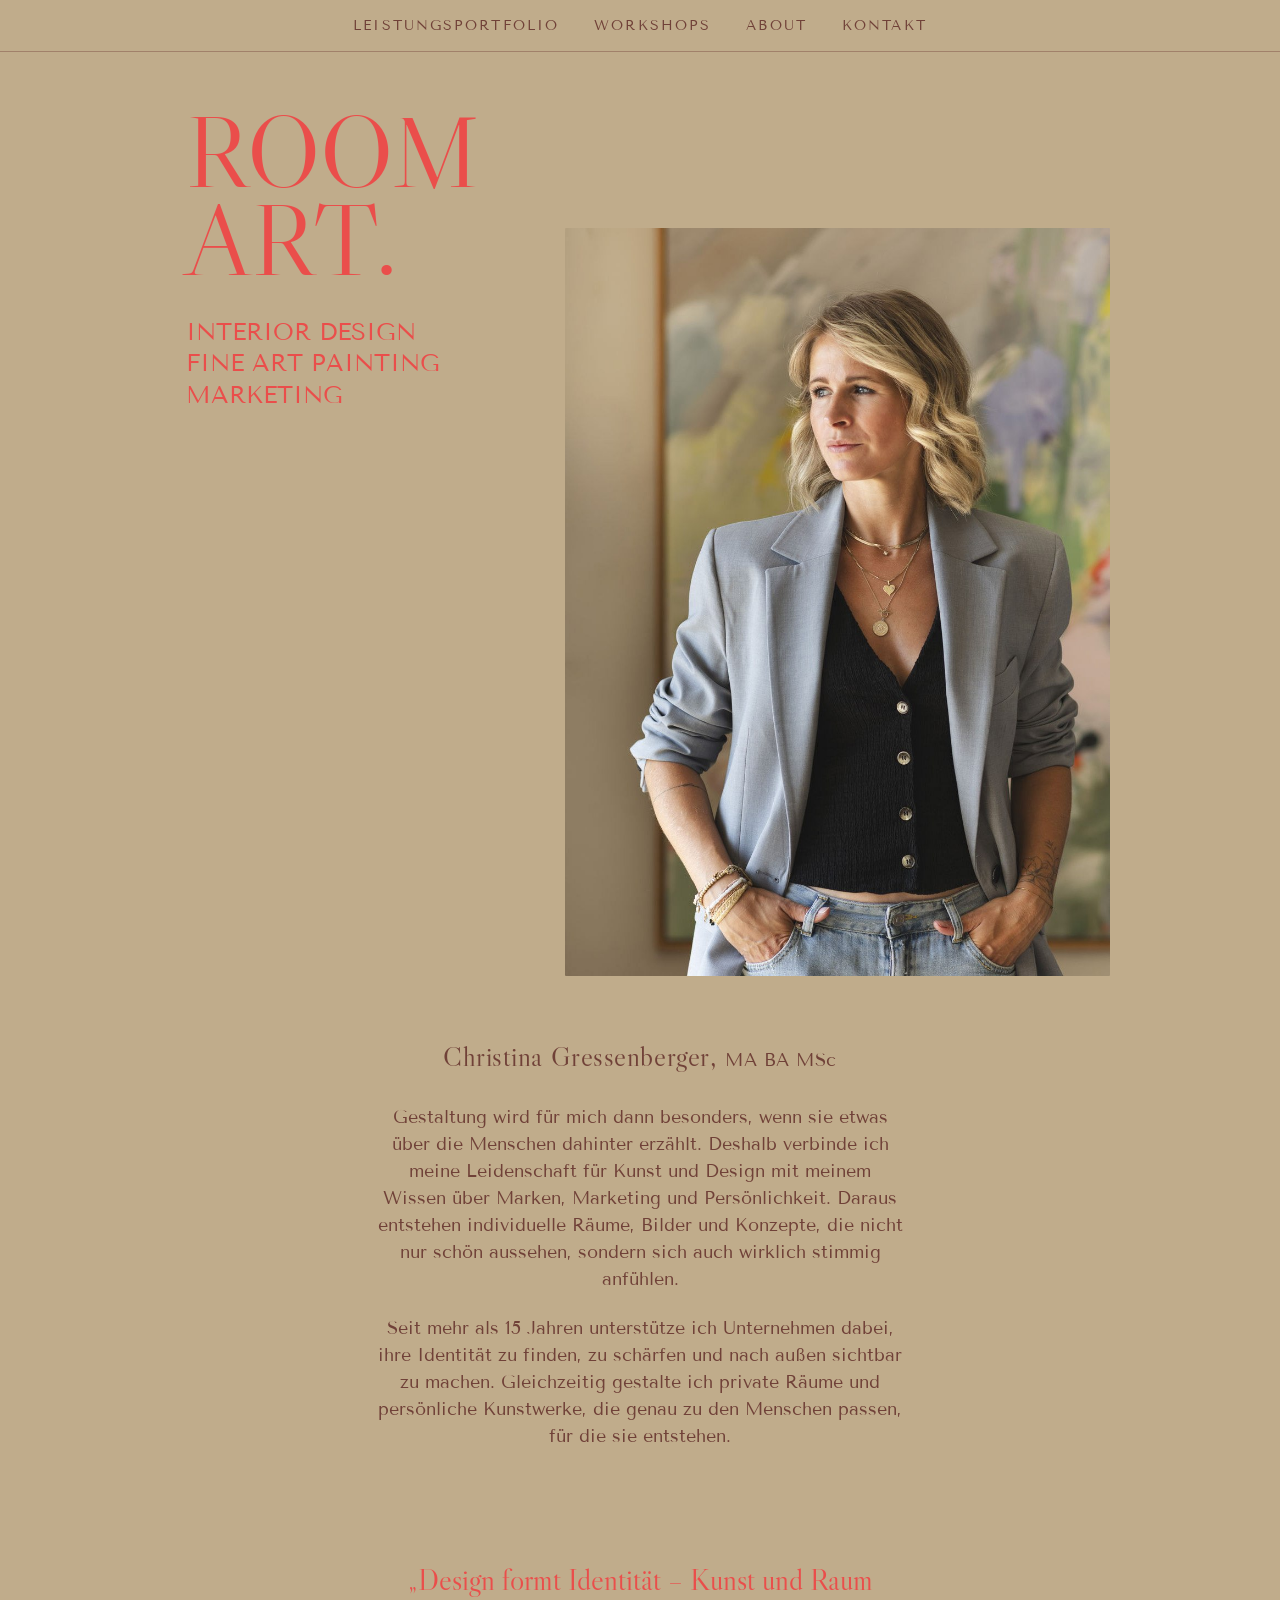
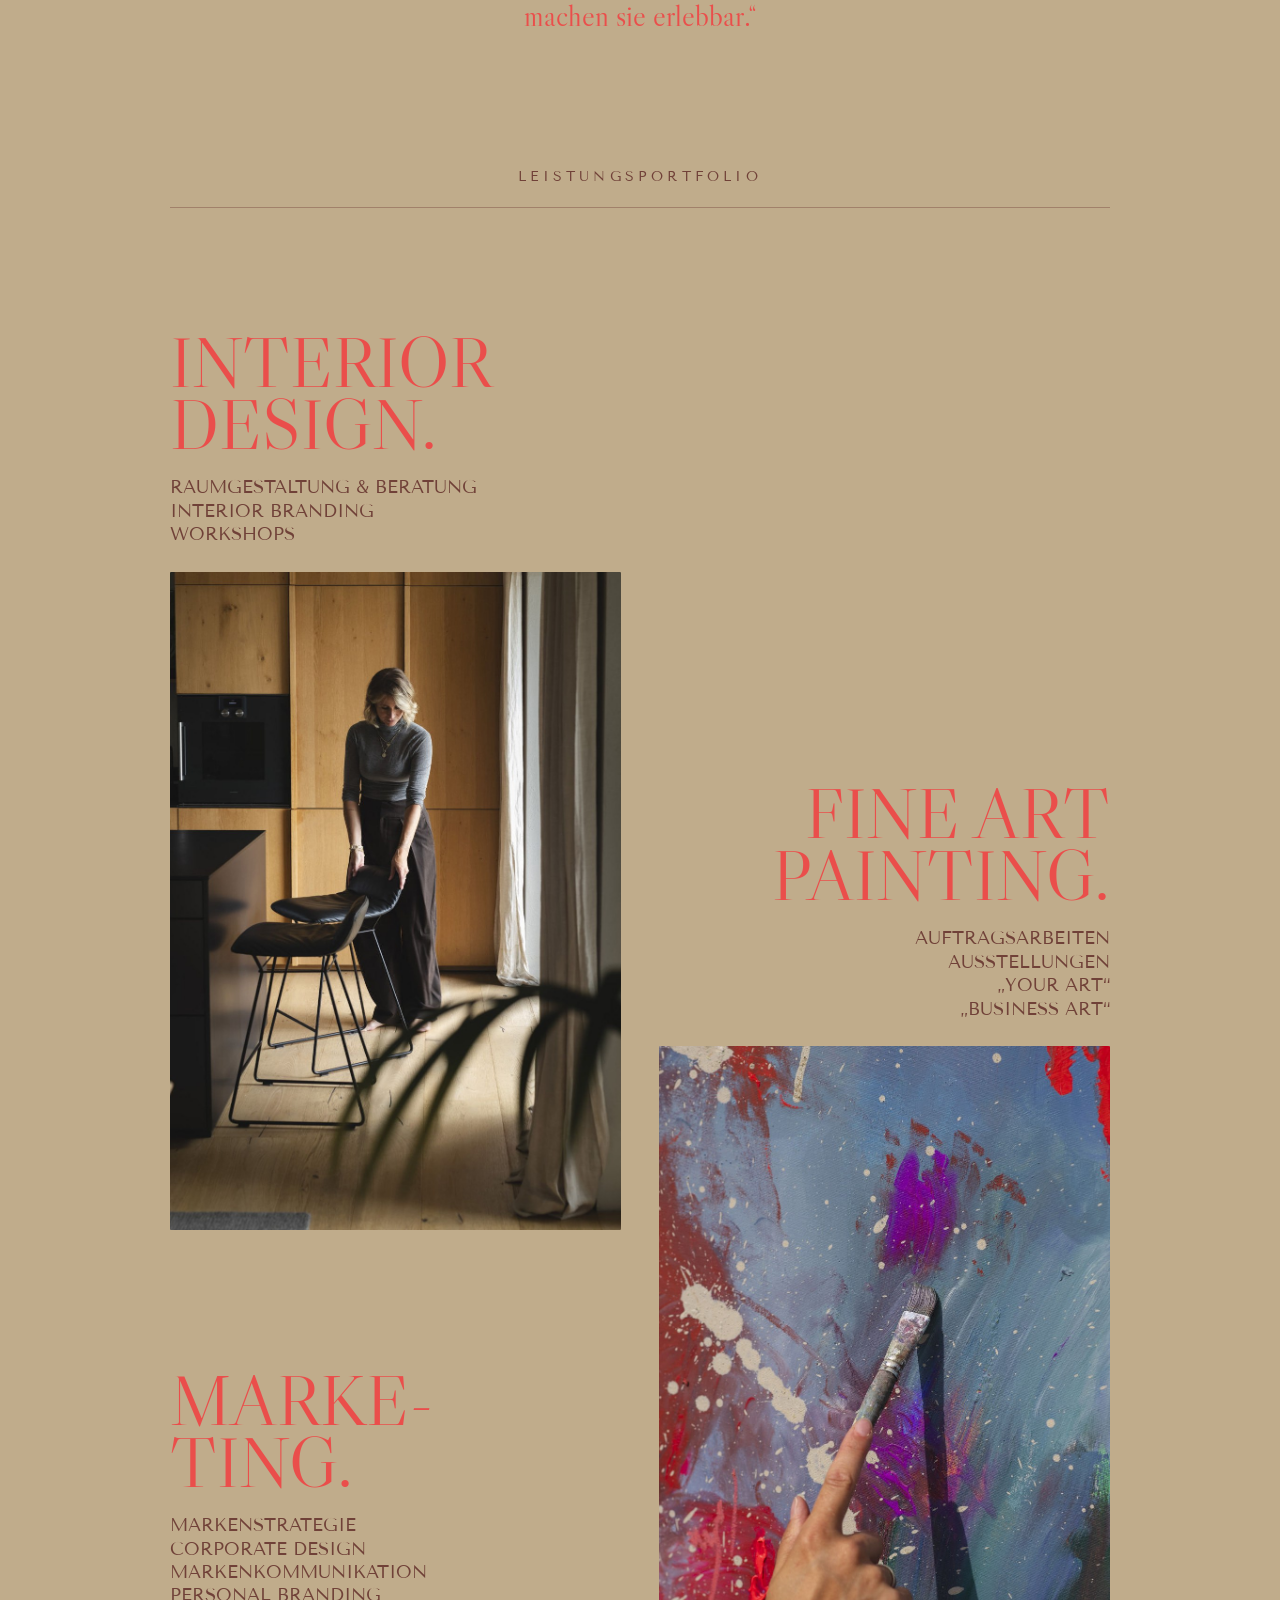
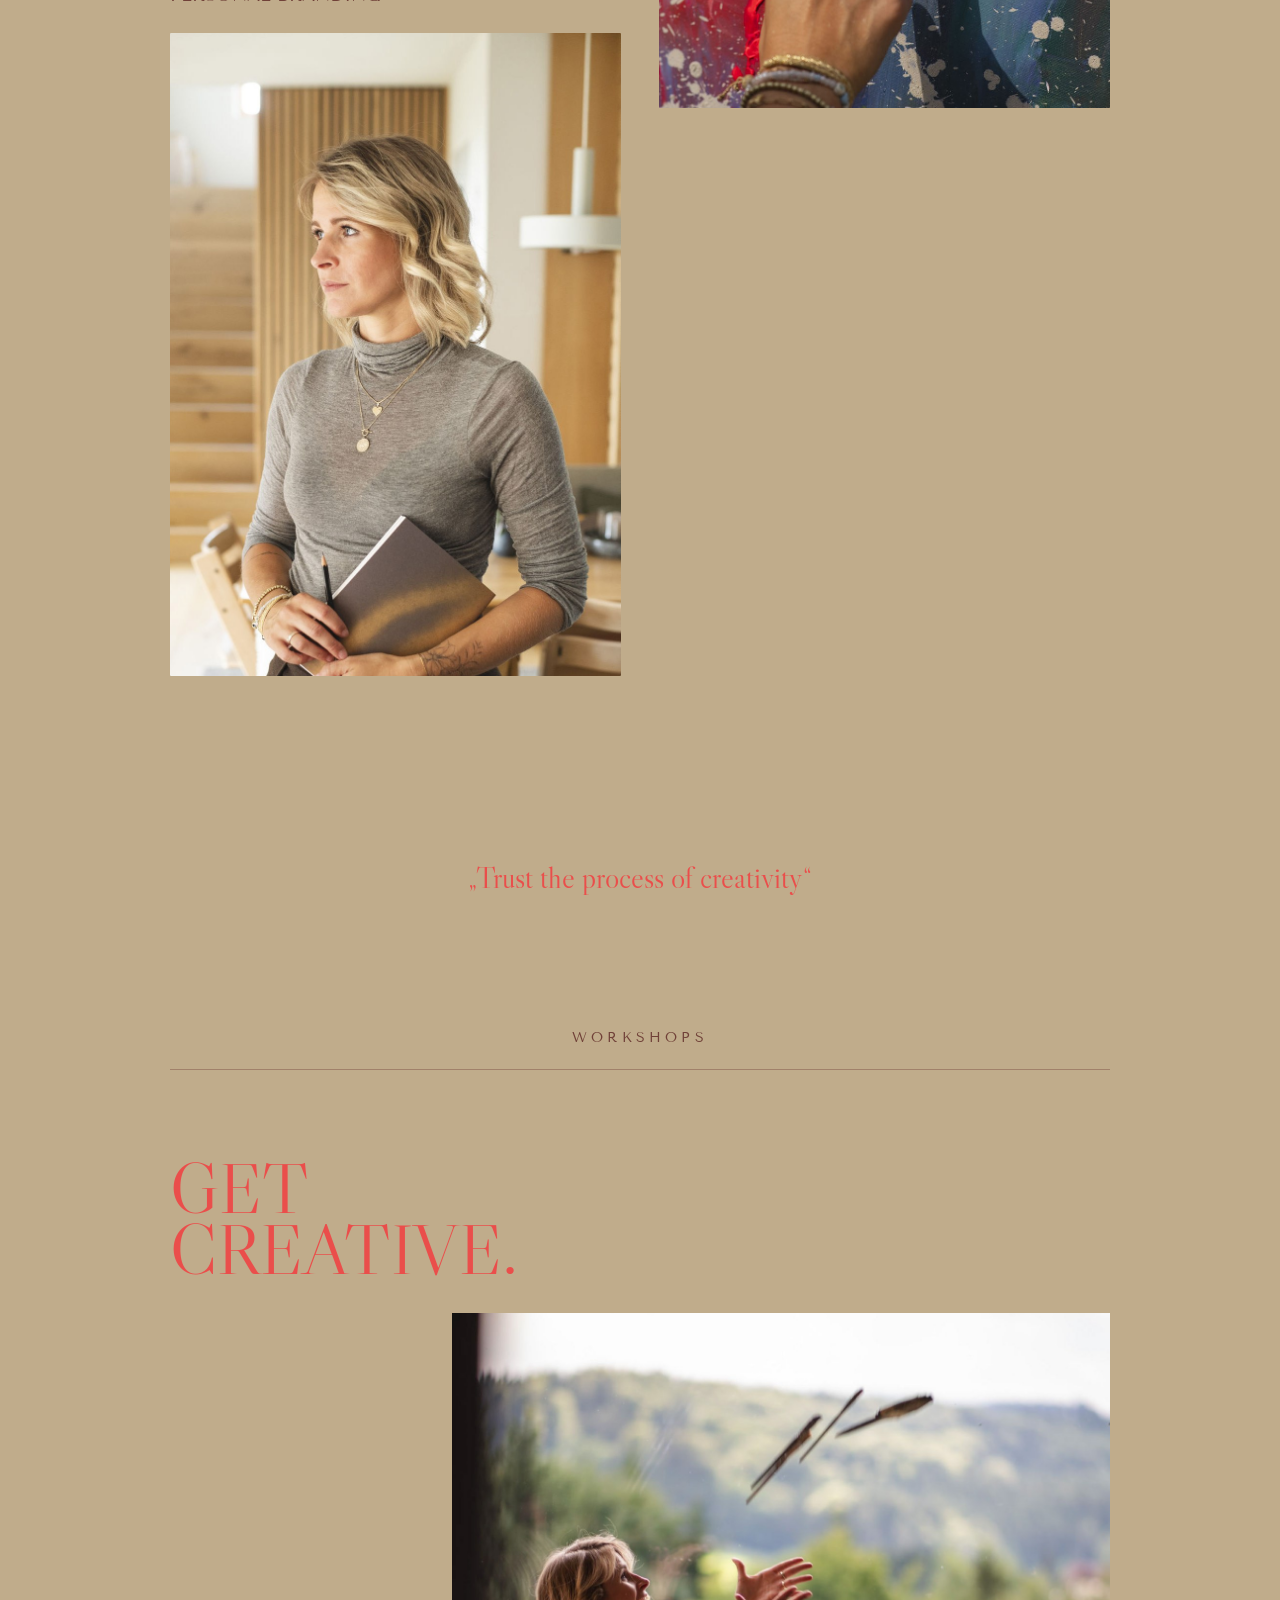
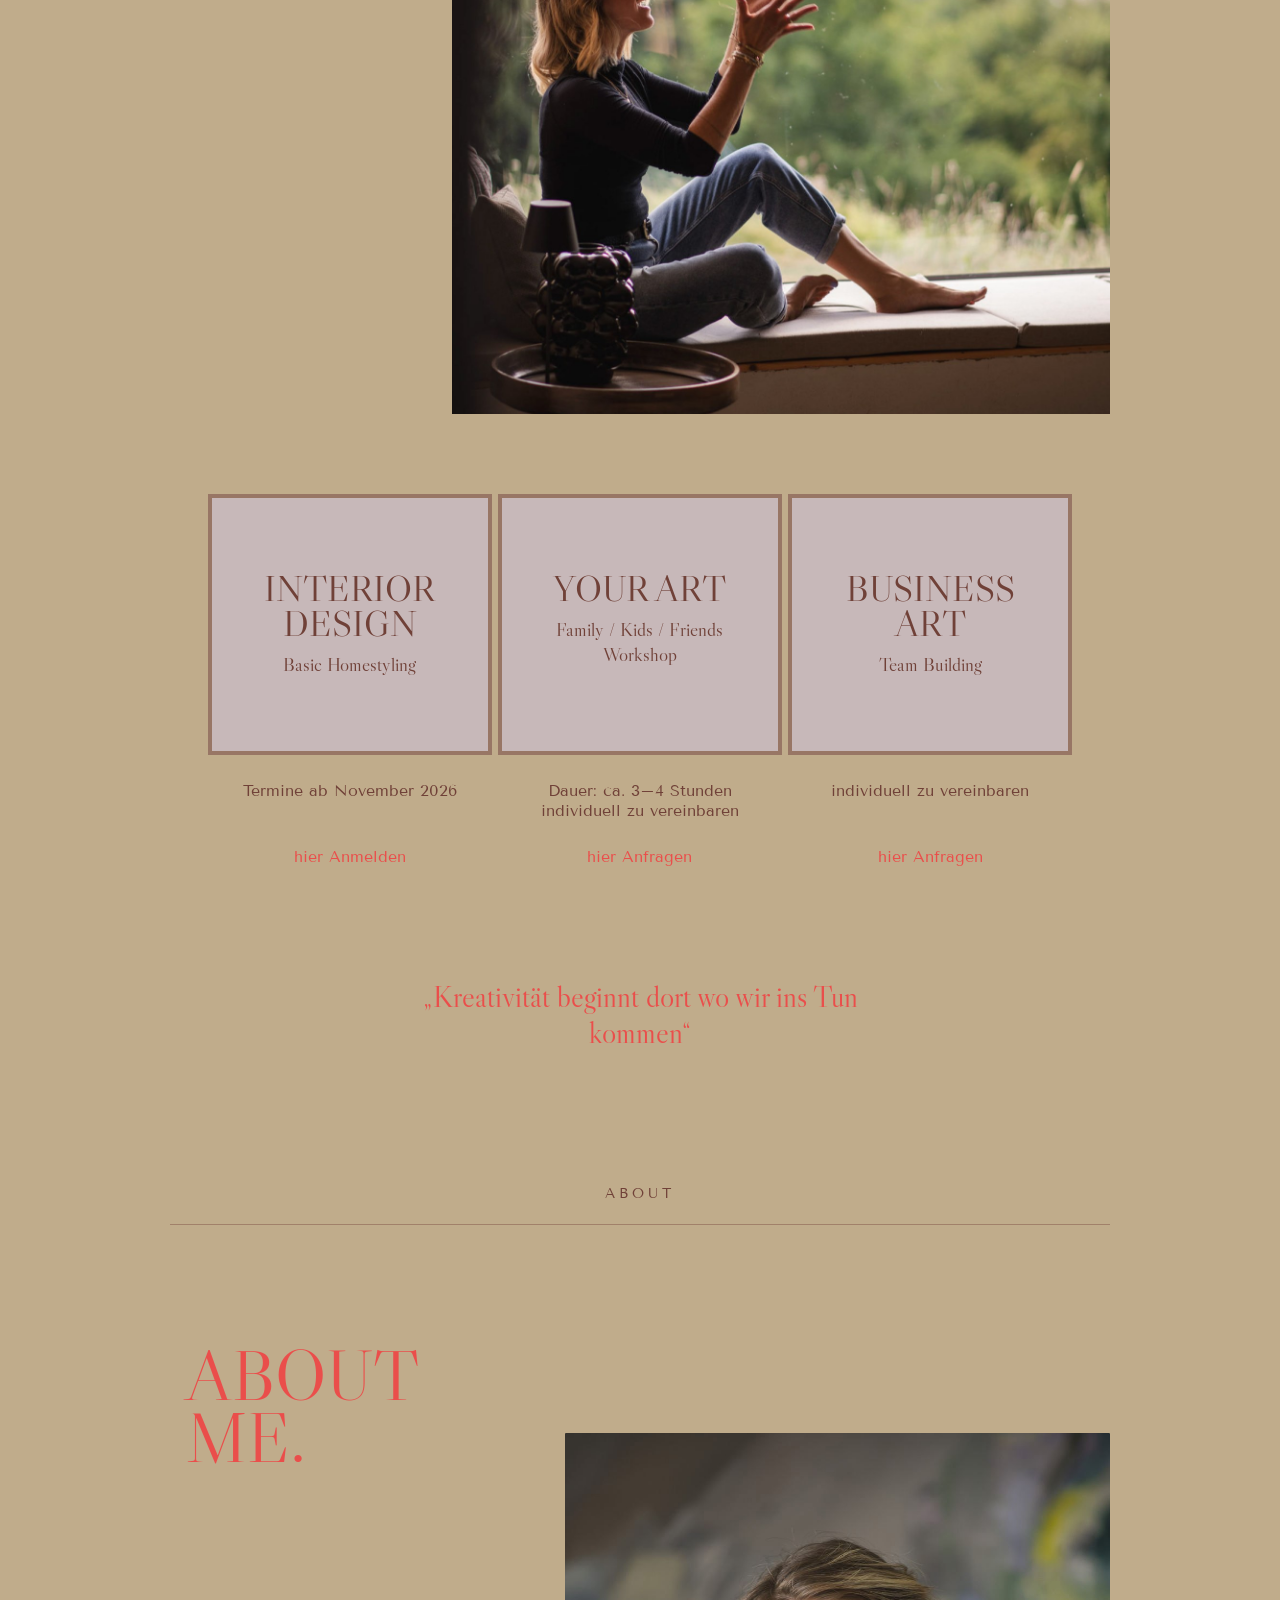
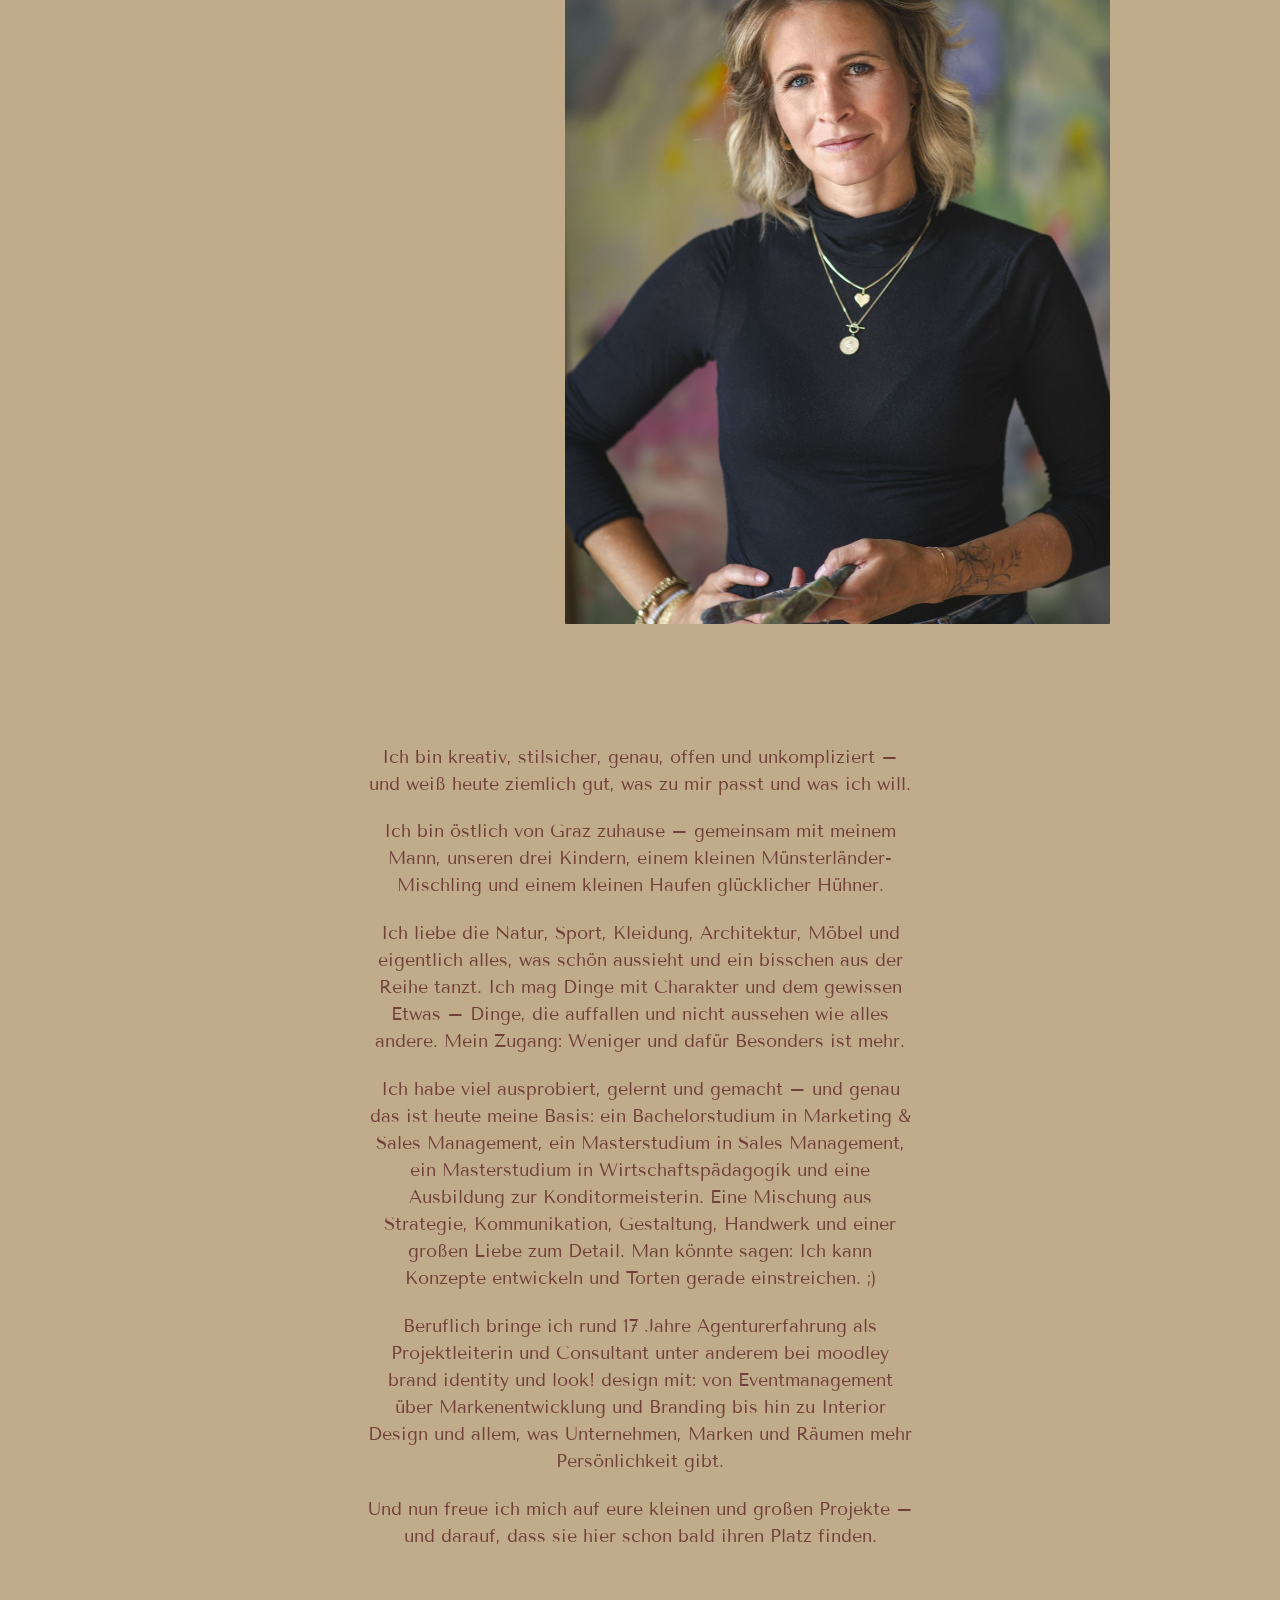
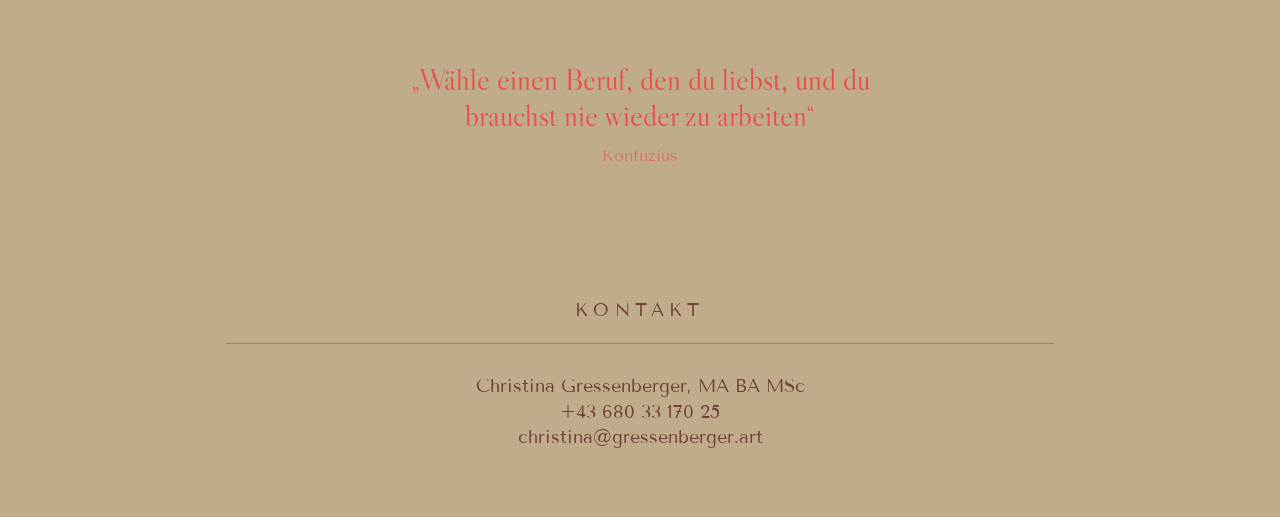
<file: index.html>
<!DOCTYPE html>
<html lang="de">
<head>
<meta charset="UTF-8">
<meta name="viewport" content="width=device-width, initial-scale=1.0">
<title>Christina Gressenberger — Room Art</title>
<link rel="preconnect" href="https://fonts.googleapis.com">
<link rel="preconnect" href="https://fonts.gstatic.com" crossorigin>
<link href="https://fonts.googleapis.com/css2?family=Libre+Caslon+Display&family=Tenor+Sans&display=swap" rel="stylesheet">
<link rel="stylesheet" href="styles.css">
</head>
<body>

<nav class="site-nav">
  <ul>
    <li><a href="#portfolio">Leistungsportfolio</a></li>
    <li><a href="#workshops">Workshops</a></li>
    <li><a href="#about">About</a></li>
    <li><a href="#kontakt">Kontakt</a></li>
  </ul>
</nav>

<div class="wrap">

  <!-- HERO -->
  <section class="split-hero hero" id="top">
    <div class="split-text">
      <h1 class="display-h">Room<br>Art.</h1>
      <ul class="hero-tags">
        <li>INTERIOR DESIGN</li>
        <li>FINE ART PAINTING</li>
        <li>MARKETING</li>
      </ul>
    </div>
    <div class="split-media">
      <img src="assets/hero-portrait.jpg" alt="Christina Gressenberger">
    </div>    
  </section>

  <!-- INTRO -->
  <section class="intro">
    <h2>Christina Gressenberger, <span class="titles">MA BA MSc</span></h2>
    <p>Gestaltung wird für mich dann besonders, wenn sie etwas über die Menschen dahinter erzählt. Deshalb verbinde ich meine Leidenschaft für Kunst und Design mit meinem Wissen über Marken, Marketing und Persönlichkeit. Daraus entstehen individuelle Räume, Bilder und Konzepte, die nicht nur schön aussehen, sondern sich auch wirklich stimmig anfühlen.</p>
    <p>Seit mehr als 15 Jahren unterstütze ich Unternehmen dabei, ihre Identität zu finden, zu schärfen und nach außen sichtbar zu machen. Gleichzeitig gestalte ich private Räume und persönliche Kunstwerke, die genau zu den Menschen passen, für die sie entstehen.</p>
    <blockquote>„Design formt Identität – Kunst und Raum machen sie erlebbar.“</blockquote>
  </section>

  <!-- PORTFOLIO — staggered two-column masonry -->
  <section id="portfolio">
    <p class="section-label">Leistungsportfolio</p>

    <div class="portfolio-columns">

      <div class="portfolio-col col-left">
        <a class="portfolio-block" href="interior-design.html">
          <h3 class="display-h">Interior<br>Design.</h3>
          <ul class="tag-list">
            <li>RAUMGESTALTUNG &amp; BERATUNG</li>
            <li>INTERIOR BRANDING</li>
            <li>WORKSHOPS</li>
          </ul>
          <div class="portfolio-media">
            <img src="assets/interior-kitchen.jpg" alt="Interior Design">
          </div>
        </a>

        <a class="portfolio-block" href="marketing.html">
          <h3 class="display-h">Marke-<br>ting.</h3>
          <ul class="tag-list">
            <li>MARKENSTRATEGIE</li>
            <li>CORPORATE DESIGN</li>
            <li>MARKENKOMMUNIKATION</li>
            <li>PERSONAL BRANDING</li>
          </ul>
          <div class="portfolio-media">
            <img src="assets/marketing-portrait.jpg" alt="Marketing">
          </div>
        </a>
      </div>

      <div class="portfolio-col col-right">
        <a class="portfolio-block align-right" href="fine-art-painting.html">
          <h3 class="display-h">Fine Art<br>Painting.</h3>
          <ul class="tag-list">
            <li>AUFTRAGSARBEITEN</li>
            <li>AUSSTELLUNGEN</li>
            <li>„YOUR ART“</li>
            <li>„BUSINESS ART“</li>
          </ul>
          <div class="portfolio-media">
            <img src="assets/fine-art-painting.jpg" alt="Fine Art Painting">
          </div>
        </a>

      </div>

    </div>

    <div class="portfolio-quote">
      <blockquote>„Trust the process of creativity“</blockquote>
    </div>
  </section>

  <!-- WORKSHOPS -->
  <section id="workshops" class="workshops">
    <p class="section-label">Workshops</p>

    <div class="workshops-hero">
      <div class="split-text">
        <h2 class="display-h">Get<br>Creative.</h2>
      </div>
      <div class="split-media">
        <img src="assets/workshops-creative.jpg" alt="Get Creative">
      </div>
    </div>

    <div class="workshop-grid">
      <div class="workshop-item">
        <a class="workshop-card" href="basic-homestyling.html">
          <h4>Interior Design</h4>
          <p class="sub">Basic Homestyling</p>
        </a>
        <p class="datetime">Termine ab November 2026</p>
        <a class="cta" href="#kontakt">hier Anmelden</a>
      </div>
      <div class="workshop-item">
        <a class="workshop-card" href="your-art.html">
          <h4>Your Art</h4>
          <p class="sub">Family / Kids / Friends<br>Workshop</p>
        </a>
        <p class="datetime">Dauer: ca. 3–4 Stunden<br>individuell zu vereinbaren</p>
        <a class="cta" href="#kontakt">hier Anfragen</a>
      </div>
      <div class="workshop-item">
        <a class="workshop-card" href="business-art.html">
          <h4>Business Art</h4>
          <p class="sub">Team Building</p>
        </a>
        <p class="datetime">individuell zu vereinbaren</p>
        <a class="cta" href="#kontakt">hier Anfragen</a>
      </div>
    </div>

    <blockquote>„Kreativität beginnt dort wo wir ins Tun kommen“</blockquote>
  </section>

  <!-- ABOUT -->
  <section id="about" class="about">
    <p class="section-label">About</p>
    <div class="split-hero">
      <div class="split-text">
        <h2 class="display-h">About Me.</h2>
      </div>
      <div class="split-media">
        <img src="assets/about-me.jpg" alt="Christina Gressenberger">
      </div>
    </div>

    <div class="about-copy">
      <p>Ich bin kreativ, stilsicher, genau, offen und unkompliziert – und weiß heute ziemlich gut, was zu mir passt und was ich will.</p>
      <p>Ich bin östlich von Graz zuhause – gemeinsam mit meinem Mann, unseren drei Kindern, einem kleinen Münsterländer-Mischling und einem kleinen Haufen glücklicher Hühner.</p>
      <p>Ich liebe die Natur, Sport, Kleidung, Architektur, Möbel und eigentlich alles, was schön aussieht und ein bisschen aus der Reihe tanzt. Ich mag Dinge mit Charakter und dem gewissen Etwas – Dinge, die auffallen und nicht aussehen wie alles andere. Mein Zugang: Weniger und dafür Besonders ist mehr.</p>
      <p>Ich habe viel ausprobiert, gelernt und gemacht – und genau das ist heute meine Basis: ein Bachelorstudium in Marketing &amp; Sales Management, ein Masterstudium in Sales Management, ein Masterstudium in Wirtschaftspädagogik und eine Ausbildung zur Konditormeisterin. Eine Mischung aus Strategie, Kommunikation, Gestaltung, Handwerk und einer großen Liebe zum Detail. Man könnte sagen: Ich kann Konzepte entwickeln und Torten gerade einstreichen. ;)</p>
      <p>Beruflich bringe ich rund 17 Jahre Agenturerfahrung als Projektleiterin und Consultant unter anderem bei moodley brand identity und look! design mit: von Eventmanagement über Markenentwicklung und Branding bis hin zu Interior Design und allem, was Unternehmen, Marken und Räumen mehr Persönlichkeit gibt.</p>
      <p>Und nun freue ich mich auf eure kleinen und großen Projekte – und darauf, dass sie hier schon bald ihren Platz finden.</p>
      <blockquote>„Wähle einen Beruf, den du liebst, und du brauchst nie wieder zu arbeiten“<span class="attribution">Konfuzius</span></blockquote>
    </div>
  </section>

  <!-- KONTAKT -->
  <footer id="kontakt" class="kontakt">
    <p class="section-label">Kontakt</p>
    <p class="name">Christina Gressenberger, MA BA MSc</p>
    <p>+43 680 33 170 25</p>
    <p><a href="mailto:christina@gressenberger.art">christina@gressenberger.art</a></p>
  </footer>

</div>
</body>
</html>
</file>
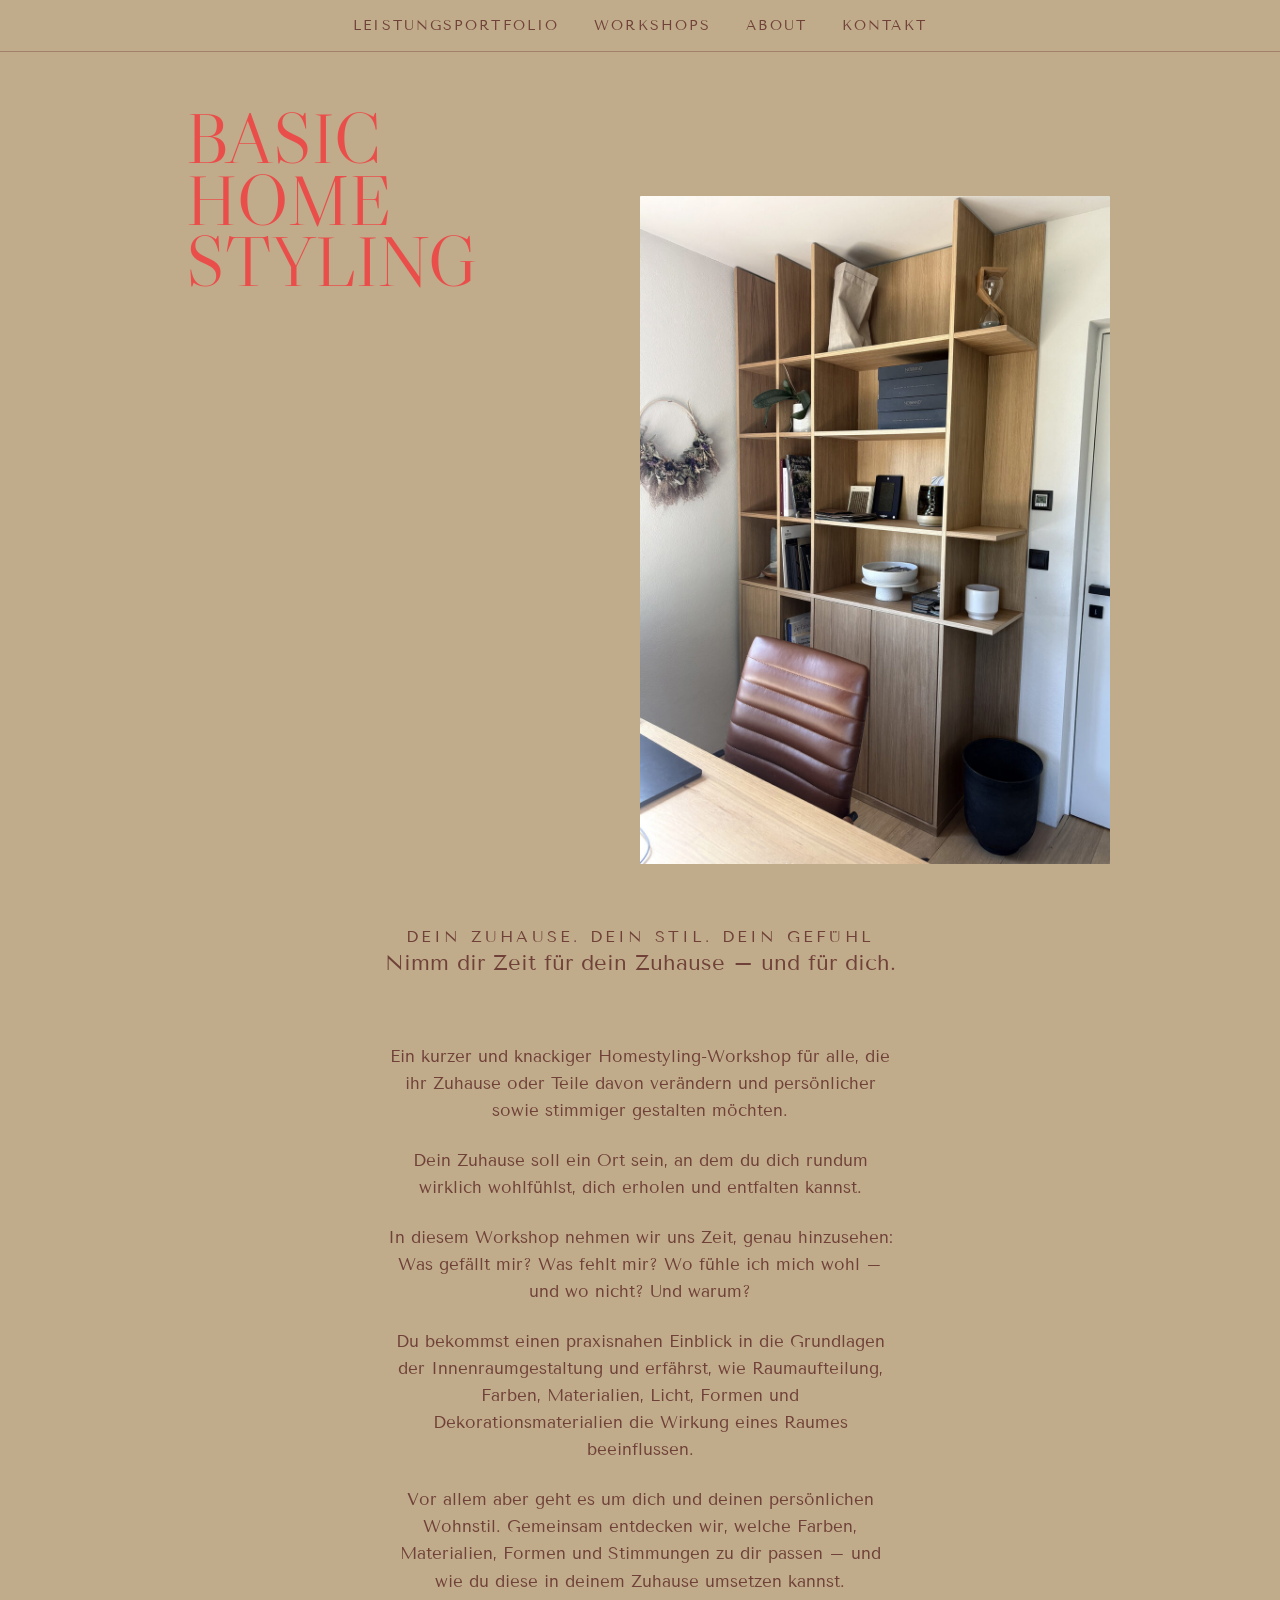
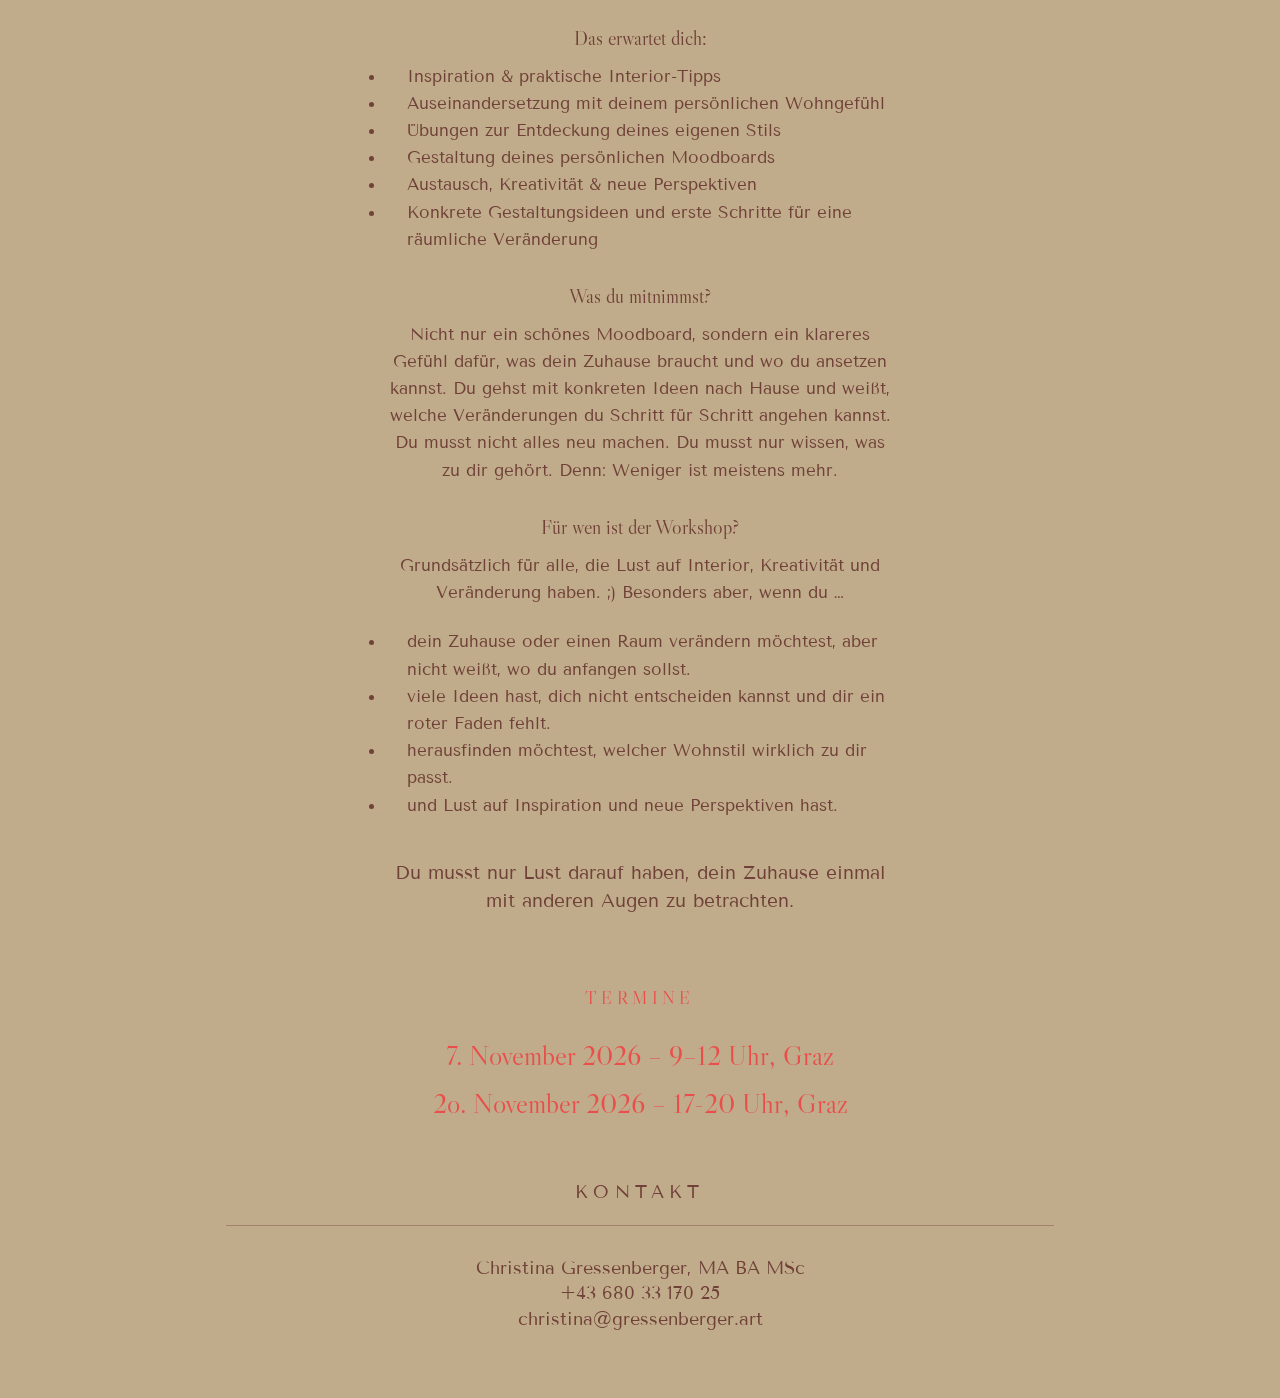
<file: basic-homestyling.html>
<!DOCTYPE html>
<html lang="de">
<head>
<meta charset="UTF-8">
<meta name="viewport" content="width=device-width, initial-scale=1.0">
<title>Basic Homestyling Workshop — Christina Gressenberger</title>
<link rel="preconnect" href="https://fonts.googleapis.com">
<link rel="preconnect" href="https://fonts.gstatic.com" crossorigin>
<link href="https://fonts.googleapis.com/css2?family=Libre+Caslon+Display&family=Tenor+Sans&display=swap" rel="stylesheet">
<link rel="stylesheet" href="styles.css">
</head>
<body>

<nav class="site-nav">
  <ul>
    <li><a href="index.html#portfolio">Leistungsportfolio</a></li>
    <li><a href="index.html#workshops">Workshops</a></li>
    <li><a href="index.html#about">About</a></li>
    <li><a href="index.html#kontakt">Kontakt</a></li>
  </ul>
</nav>

<div class="wrap">

  <!-- HERO -->
  <section class="split-hero service">
    <div class="split-text">
      <h1 class="display-h">Basic<br>Home<br>Styling</h1>
    </div>
    <div class="split-media">
      <img src="assets/interior-design-gallery-1.jpg" alt="Basic Homestyling Workshop">
    </div>
  </section>

  <!-- LEAD -->
  <p class="eyebrow">Dein Zuhause. Dein Stil. Dein Gefühl</p>
  <p class="lead-quote">Nimm dir Zeit für dein Zuhause – und für dich.</p>

  <!-- COPY -->
  <section class="service-copy home-styling">
    <p>Ein kurzer und knackiger Homestyling-Workshop für alle, die ihr Zuhause oder Teile davon verändern und persönlicher sowie stimmiger gestalten möchten.</p>
    <p>Dein Zuhause soll ein Ort sein, an dem du dich rundum wirklich wohlfühlst, dich erholen und entfalten kannst.</p>
    <p>In diesem Workshop nehmen wir uns Zeit, genau hinzusehen: Was gefällt mir? Was fehlt mir? Wo fühle ich mich wohl – und wo nicht? Und warum?</p>
    <p>Du bekommst einen praxisnahen Einblick in die Grundlagen der Innenraumgestaltung und erfährst, wie Raumaufteilung, Farben, Materialien, Licht, Formen und Dekorationsmaterialien die Wirkung eines Raumes beeinflussen.</p>
    <p>Vor allem aber geht es um dich und deinen persönlichen Wohnstil. Gemeinsam entdecken wir, welche Farben, Materialien, Formen und Stimmungen zu dir passen – und wie du diese in deinem Zuhause umsetzen kannst.</p>

    <h2>Das erwartet dich:</h2>
    <ul>
      <li>Inspiration &amp; praktische Interior-Tipps</li>
      <li>Auseinandersetzung mit deinem persönlichen Wohngefühl</li>
      <li>Übungen zur Entdeckung deines eigenen Stils</li>
      <li>Gestaltung deines persönlichen Moodboards</li>
      <li>Austausch, Kreativität &amp; neue Perspektiven</li>
      <li>Konkrete Gestaltungsideen und erste Schritte für eine räumliche Veränderung</li>
    </ul>

    <h2>Was du mitnimmst?</h2>
    <p>Nicht nur ein schönes Moodboard, sondern ein klareres Gefühl dafür, was dein Zuhause braucht und wo du ansetzen kannst. Du gehst mit konkreten Ideen nach Hause und weißt, welche Veränderungen du Schritt für Schritt angehen kannst. Du musst nicht alles neu machen. Du musst nur wissen, was zu dir gehört. Denn: Weniger ist meistens mehr.</p>

    <h2>Für wen ist der Workshop?</h2>
    <p>Grundsätzlich für alle, die Lust auf Interior, Kreativität und Veränderung haben. ;) Besonders aber, wenn du …</p>
    <ul>
      <li>dein Zuhause oder einen Raum verändern möchtest, aber nicht weißt, wo du anfangen sollst.</li>
      <li>viele Ideen hast, dich nicht entscheiden kannst und dir ein roter Faden fehlt.</li>
      <li>herausfinden möchtest, welcher Wohnstil wirklich zu dir passt.</li>
      <li>und Lust auf Inspiration und neue Perspektiven hast.</li>
    </ul>

    <p class="text-emphasis">Du musst nur Lust darauf haben, dein Zuhause einmal mit anderen Augen zu betrachten.</p>
  </section>

  <!-- TERMINE -->
  <div class="dates">
    <h2>Termine</h2>
    <p>
      7. November 2026 – 9–12 Uhr, Graz<br>
      2o. November 2026 – 17-20 Uhr, Graz
    </p>
  </div>

  <!-- KONTAKT -->
  <footer id="kontakt" class="kontakt">
    <p class="section-label">Kontakt</p>
    <p class="name">Christina Gressenberger, MA BA MSc</p>
    <p>+43 680 33 170 25</p>
    <p><a href="mailto:christina@gressenberger.art">christina@gressenberger.art</a></p>
  </footer>

</div>
</body>
</html>
</file>
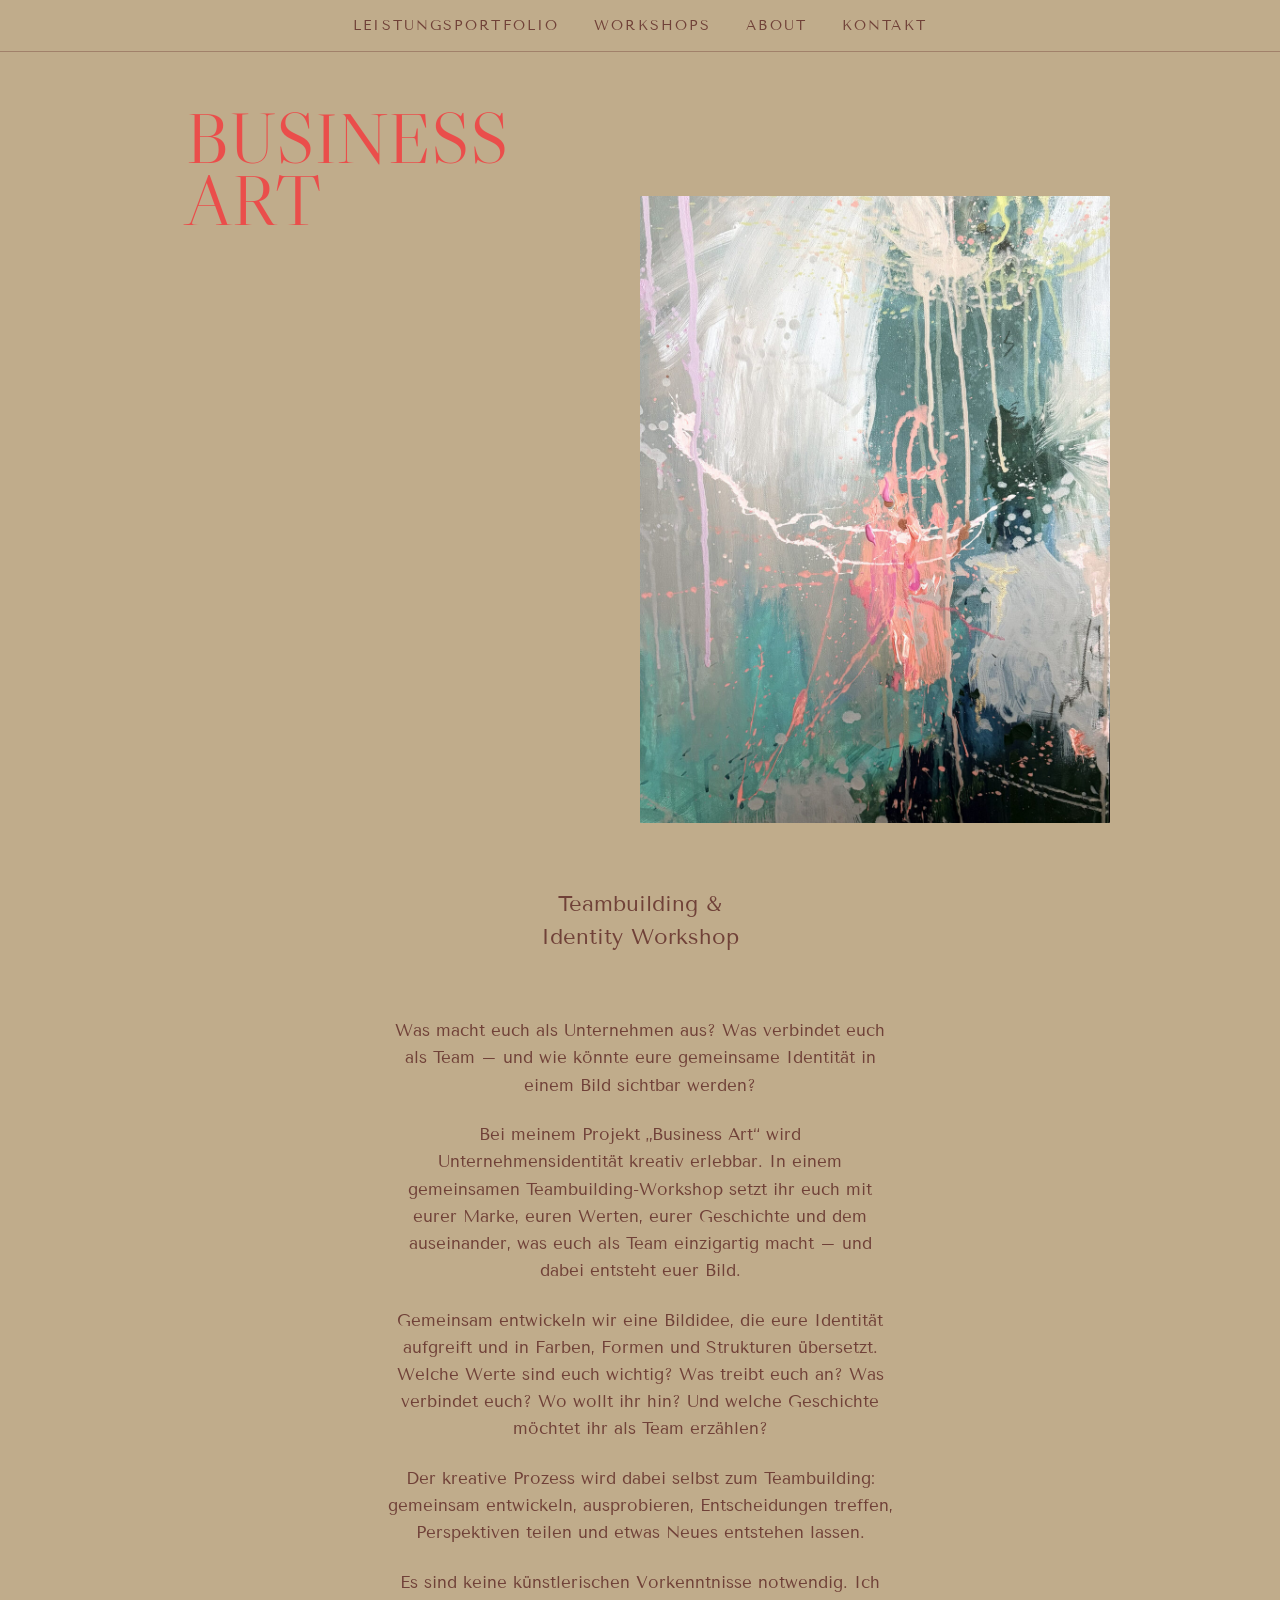
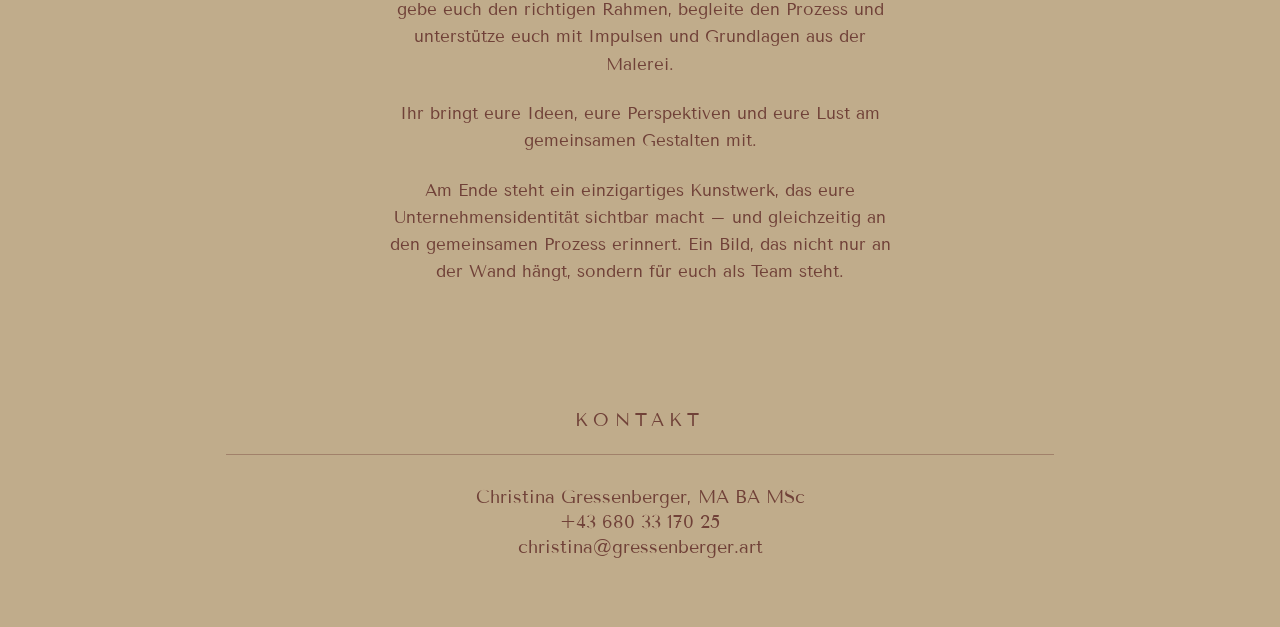
<file: business-art.html>
<!DOCTYPE html>
<html lang="de">
<head>
<meta charset="UTF-8">
<meta name="viewport" content="width=device-width, initial-scale=1.0">
<title>Business Art Workshop — Christina Gressenberger</title>
<link rel="preconnect" href="https://fonts.googleapis.com">
<link rel="preconnect" href="https://fonts.gstatic.com" crossorigin>
<link href="https://fonts.googleapis.com/css2?family=Libre+Caslon+Display&family=Tenor+Sans&display=swap" rel="stylesheet">
<link rel="stylesheet" href="styles.css">
</head>
<body>

<nav class="site-nav">
  <ul>
    <li><a href="index.html#portfolio">Leistungsportfolio</a></li>
    <li><a href="index.html#workshops">Workshops</a></li>
    <li><a href="index.html#about">About</a></li>
    <li><a href="index.html#kontakt">Kontakt</a></li>
  </ul>
</nav>

<div class="wrap">

  <!-- HERO -->
  <section class="split-hero service">
    <div class="split-text">
      <h1 class="display-h">Business<br>Art</h1>
    </div>
    <div class="split-media">
      <img src="assets/business-art-hero.jpg" alt="Business Art Workshop">
    </div>
  </section>

  <!-- LEAD -->
  <p class="lead-quote">Teambuilding &amp;<br>Identity Workshop</p>

  <!-- COPY -->
  <section class="service-copy">
    <p>Was macht euch als Unternehmen aus? Was verbindet euch als Team – und wie könnte eure gemeinsame Identität in einem Bild sichtbar werden?</p>
    <p>Bei meinem Projekt „Business Art“ wird Unternehmensidentität kreativ erlebbar. In einem gemeinsamen Teambuilding-Workshop setzt ihr euch mit eurer Marke, euren Werten, eurer Geschichte und dem auseinander, was euch als Team einzigartig macht – und dabei entsteht euer Bild.</p>
    <p>Gemeinsam entwickeln wir eine Bildidee, die eure Identität aufgreift und in Farben, Formen und Strukturen übersetzt. Welche Werte sind euch wichtig? Was treibt euch an? Was verbindet euch? Wo wollt ihr hin? Und welche Geschichte möchtet ihr als Team erzählen?</p>
    <p>Der kreative Prozess wird dabei selbst zum Teambuilding: gemeinsam entwickeln, ausprobieren, Entscheidungen treffen, Perspektiven teilen und etwas Neues entstehen lassen.</p>
    <p>Es sind keine künstlerischen Vorkenntnisse notwendig. Ich gebe euch den richtigen Rahmen, begleite den Prozess und unterstütze euch mit Impulsen und Grundlagen aus der Malerei.</p>
    <p>Ihr bringt eure Ideen, eure Perspektiven und eure Lust am gemeinsamen Gestalten mit.</p>
    <p>Am Ende steht ein einzigartiges Kunstwerk, das eure Unternehmensidentität sichtbar macht – und gleichzeitig an den gemeinsamen Prozess erinnert. Ein Bild, das nicht nur an der Wand hängt, sondern für euch als Team steht.</p>
  </section>

  <!-- KONTAKT -->
  <footer id="kontakt" class="kontakt">
    <p class="section-label">Kontakt</p>
    <p class="name">Christina Gressenberger, MA BA MSc</p>
    <p>+43 680 33 170 25</p>
    <p><a href="mailto:christina@gressenberger.art">christina@gressenberger.art</a></p>
  </footer>

</div>
</body>
</html>
</file>
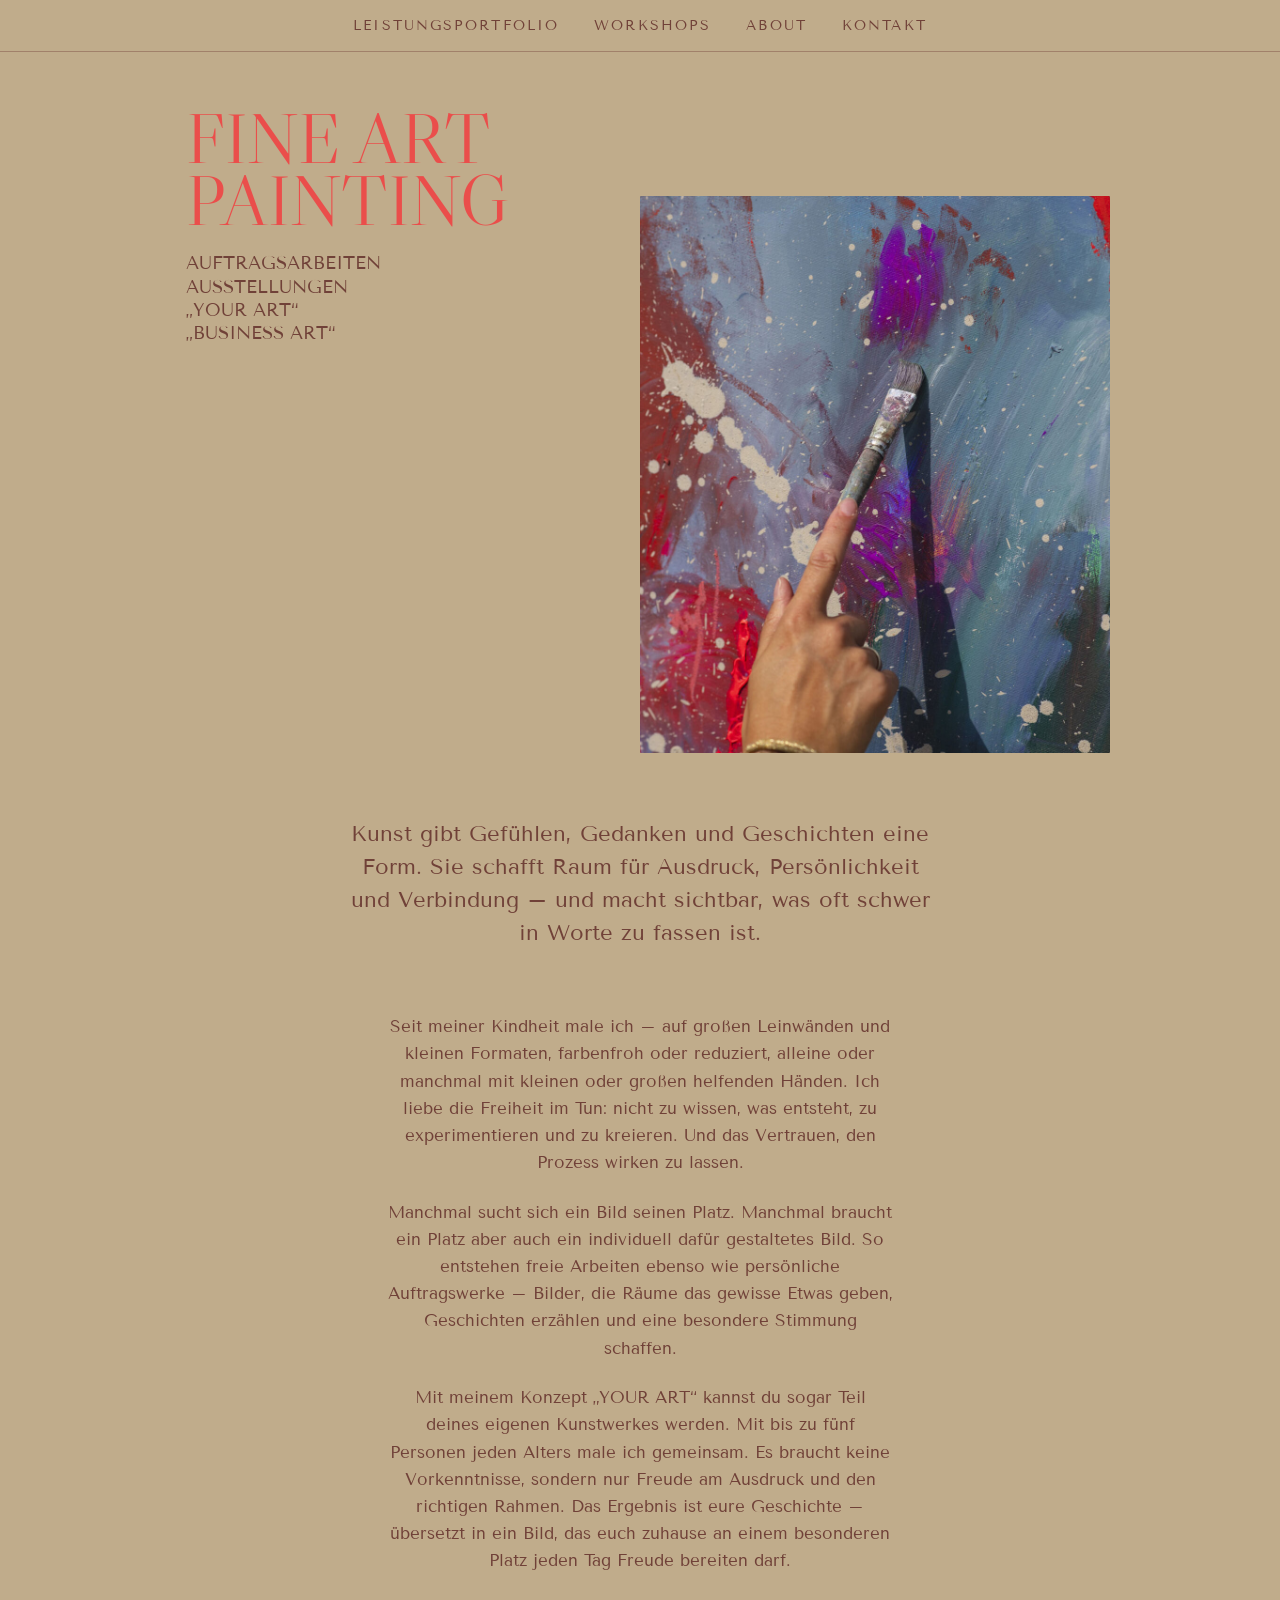
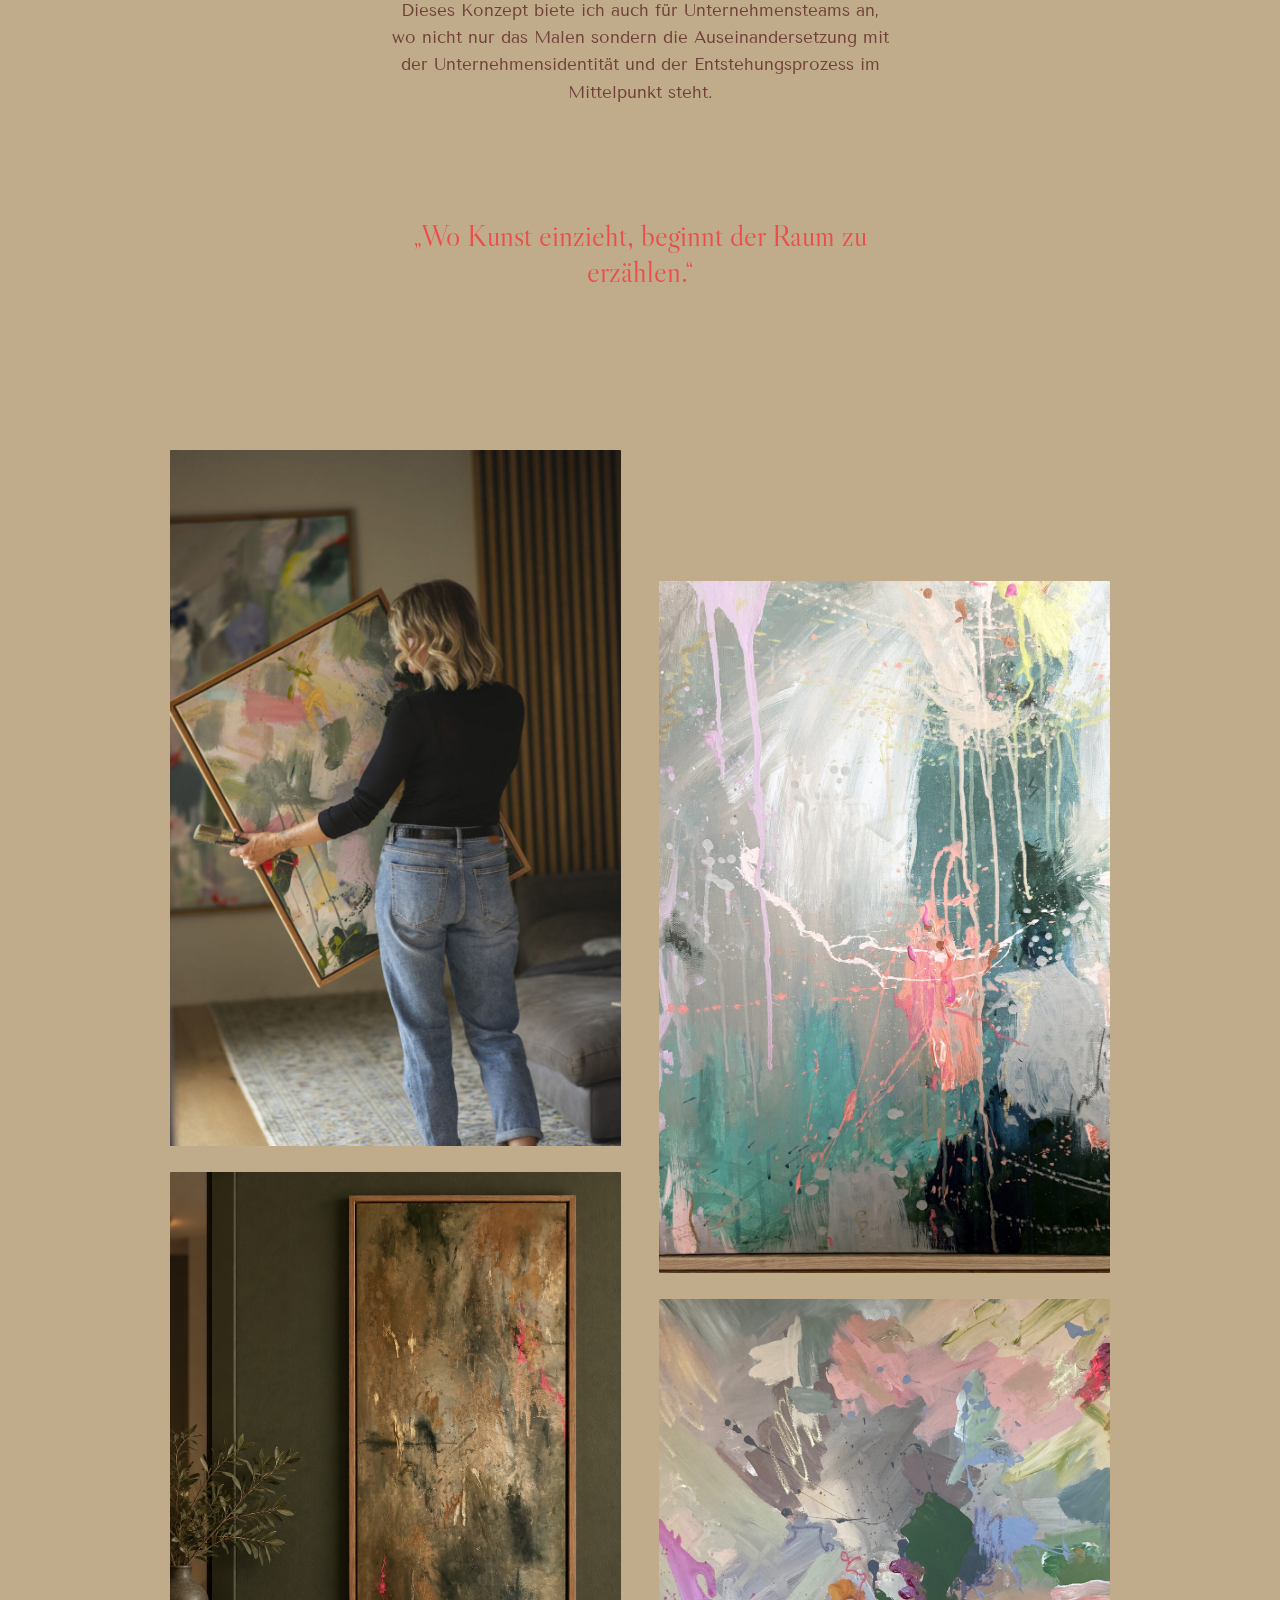
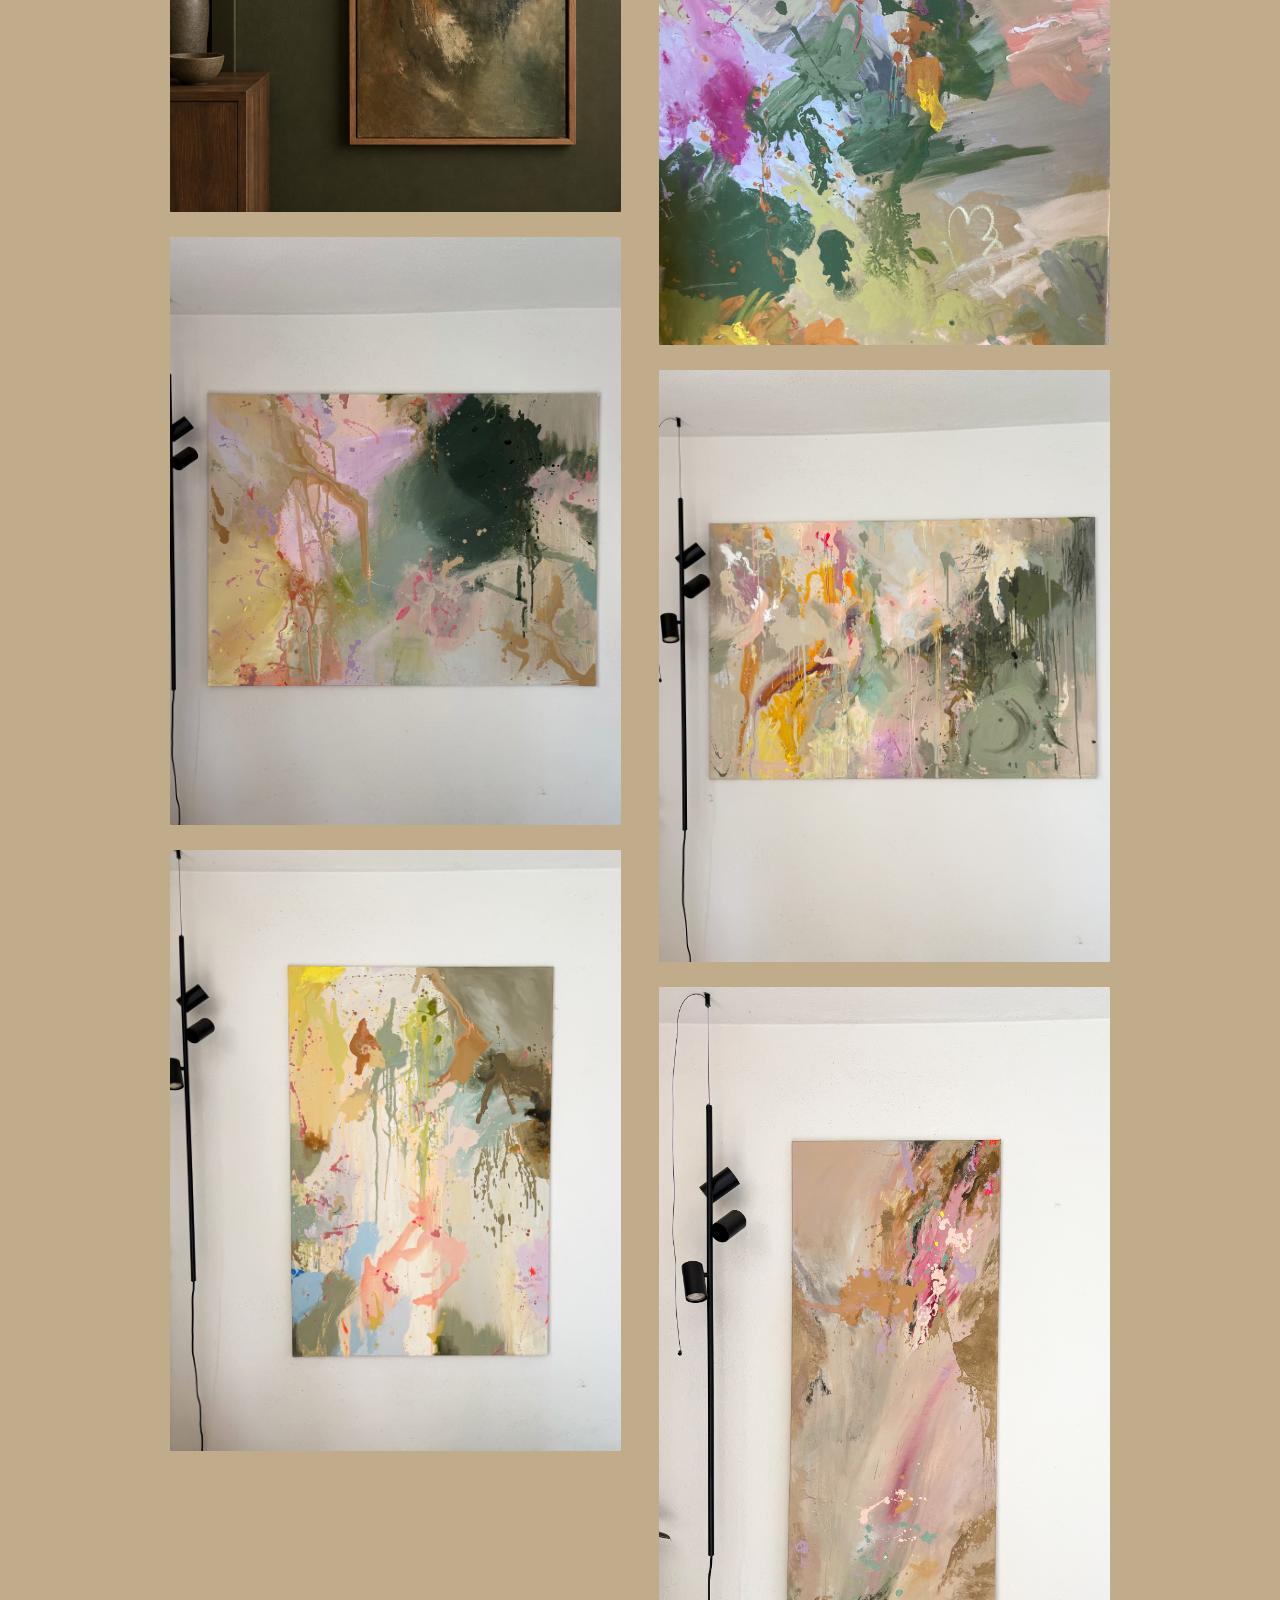
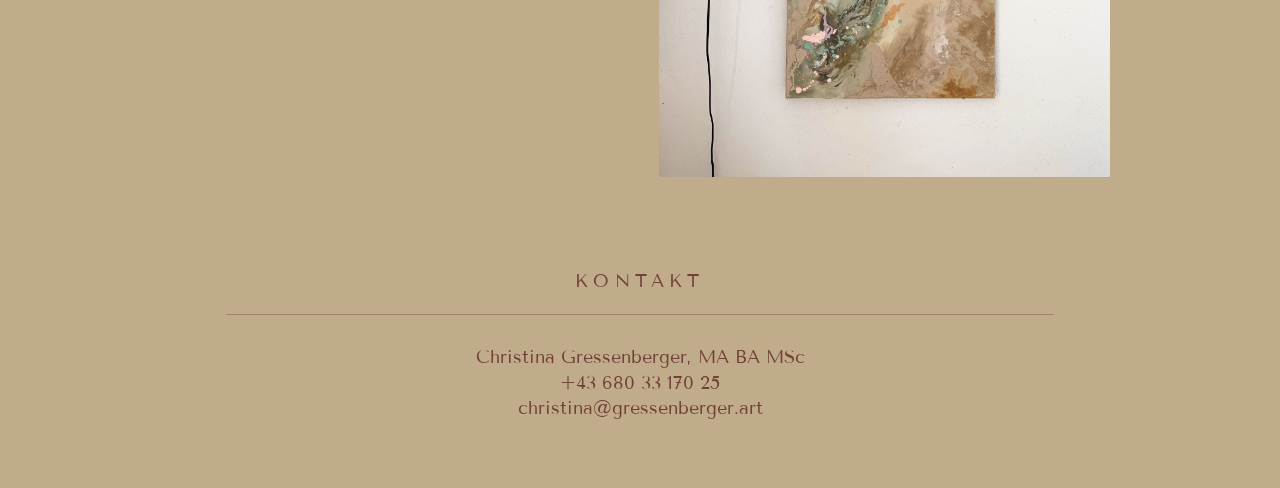
<file: fine-art-painting.html>
<!DOCTYPE html>
<html lang="de">
<head>
<meta charset="UTF-8">
<meta name="viewport" content="width=device-width, initial-scale=1.0">
<title>Fine Art Painting — Christina Gressenberger</title>
<link rel="preconnect" href="https://fonts.googleapis.com">
<link rel="preconnect" href="https://fonts.gstatic.com" crossorigin>
<link href="https://fonts.googleapis.com/css2?family=Libre+Caslon+Display&family=Tenor+Sans&display=swap" rel="stylesheet">
<link rel="stylesheet" href="styles.css">
</head>
<body>

<nav class="site-nav">
  <ul>
    <li><a href="index.html#portfolio">Leistungsportfolio</a></li>
    <li><a href="index.html#workshops">Workshops</a></li>
    <li><a href="index.html#about">About</a></li>
    <li><a href="index.html#kontakt">Kontakt</a></li>
  </ul>
</nav>

<div class="wrap">

  <!-- HERO -->
  <section class="split-hero service">
    <div class="split-text">
      <h1 class="display-h">Fine Art<br>Painting</h1>
      <ul class="tag-list">
        <li>AUFTRAGSARBEITEN</li>
        <li>AUSSTELLUNGEN</li>
        <li><a href="your-art.html">„YOUR ART“</a></li>
        <li><a href="business-art.html">„BUSINESS ART“</a></li>
      </ul>
    </div>
    <div class="split-media">
      <img src="assets/fine-art-hero.jpg" alt="Fine Art Painting">
    </div>
  </section>

  <!-- LEAD QUOTE -->
  <p class="lead-quote">Kunst gibt Gefühlen, Gedanken und Geschichten eine Form. Sie schafft Raum für Ausdruck, Persönlichkeit und Verbindung – und macht sichtbar, was oft schwer in Worte zu fassen ist.</p>

  <!-- COPY -->
  <section class="service-copy">
    <p>Seit meiner Kindheit male ich – auf großen Leinwänden und kleinen Formaten, farbenfroh oder reduziert, alleine oder manchmal mit kleinen oder großen helfenden Händen. Ich liebe die Freiheit im Tun: nicht zu wissen, was entsteht, zu experimentieren und zu kreieren. Und das Vertrauen, den Prozess wirken zu lassen.</p>
    <p>Manchmal sucht sich ein Bild seinen Platz. Manchmal braucht ein Platz aber auch ein individuell dafür gestaltetes Bild. So entstehen freie Arbeiten ebenso wie persönliche Auftragswerke – Bilder, die Räume das gewisse Etwas geben, Geschichten erzählen und eine besondere Stimmung schaffen.</p>
    <p>Mit meinem Konzept „YOUR ART“ kannst du sogar Teil deines eigenen Kunstwerkes werden. Mit bis zu fünf Personen jeden Alters male ich gemeinsam. Es braucht keine Vorkenntnisse, sondern nur Freude am Ausdruck und den richtigen Rahmen. Das Ergebnis ist eure Geschichte – übersetzt in ein Bild, das euch zuhause an einem besonderen Platz jeden Tag Freude bereiten darf.</p>
    <p>Dieses Konzept biete ich auch für Unternehmensteams an, wo nicht nur das Malen sondern die Auseinandersetzung mit der Unternehmensidentität und der Entstehungsprozess im Mittelpunkt steht.</p>
    <blockquote>„Wo Kunst einzieht, beginnt der Raum zu erzählen.“</blockquote>
  </section>

  <!-- GALLERY -->
  <div class="gallery-columns">
    <div class="gallery-col col-left">
      <img src="assets/fine-art-gallery-1.jpg" alt="Christina Gressenberger mit Gemälde">
       <img src="assets/fine-art-gallery-6.png" alt="Strukturierte Malerei">
       <img src="assets/fine-art-gallery-9.jpg" alt="Art Drop 1">
       <img src="assets/fine-art-gallery-10.jpg" alt="Art Drop 2">

    </div>
    <div class="gallery-col col-right">
      <img src="assets/fine-art-gallery-2.jpg" alt="Farbenfrohe Malerei">
      <img src="assets/fine-art-gallery-4.png" alt="Strukturierte Malerei">
      <img src="assets/fine-art-gallery-11.jpg" alt="Art Drop3">
      <img src="assets/fine-art-gallery-12.jpg" alt="Art Drop4">
    </div>
  </div>

  <!-- KONTAKT -->
  <footer id="kontakt" class="kontakt">
    <p class="section-label">Kontakt</p>
    <p class="name">Christina Gressenberger, MA BA MSc</p>
    <p>+43 680 33 170 25</p>
    <p><a href="mailto:christina@gressenberger.art">christina@gressenberger.art</a></p>
  </footer>

</div>
</body>
</html>
</file>
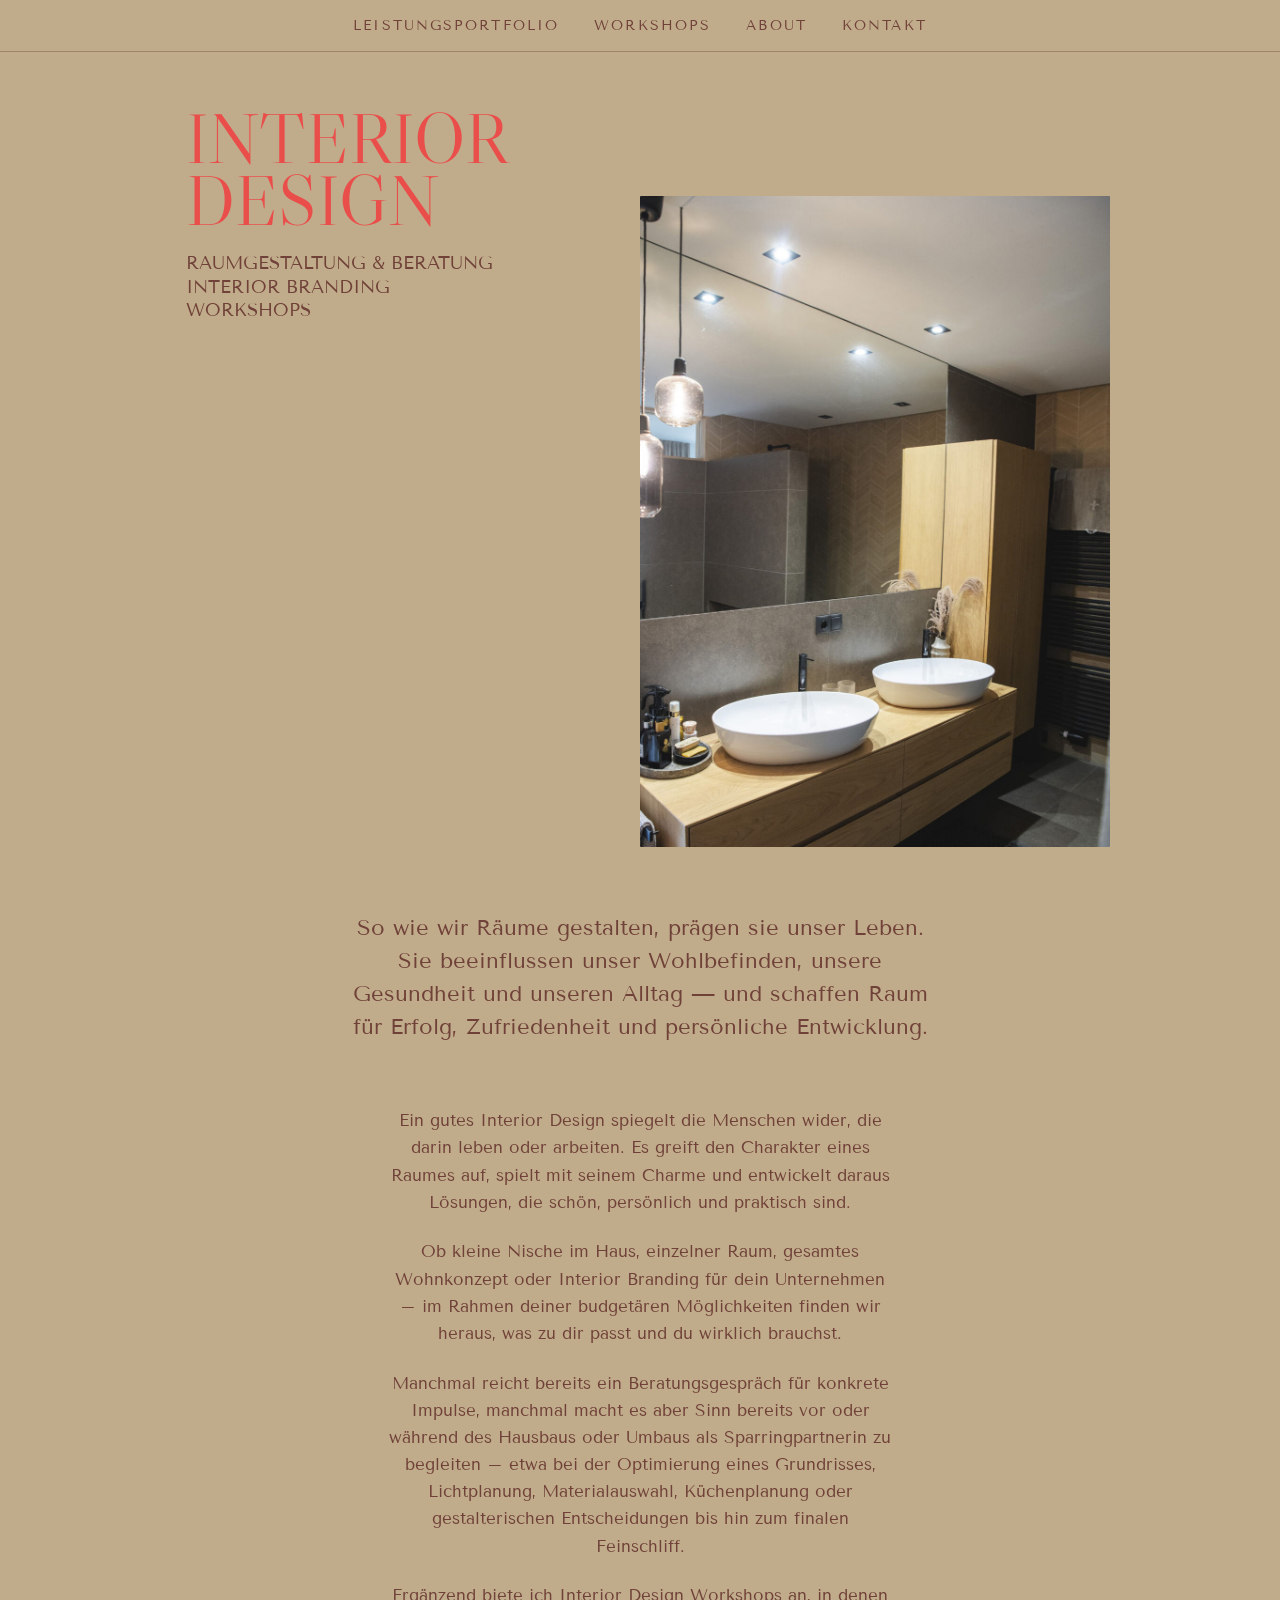
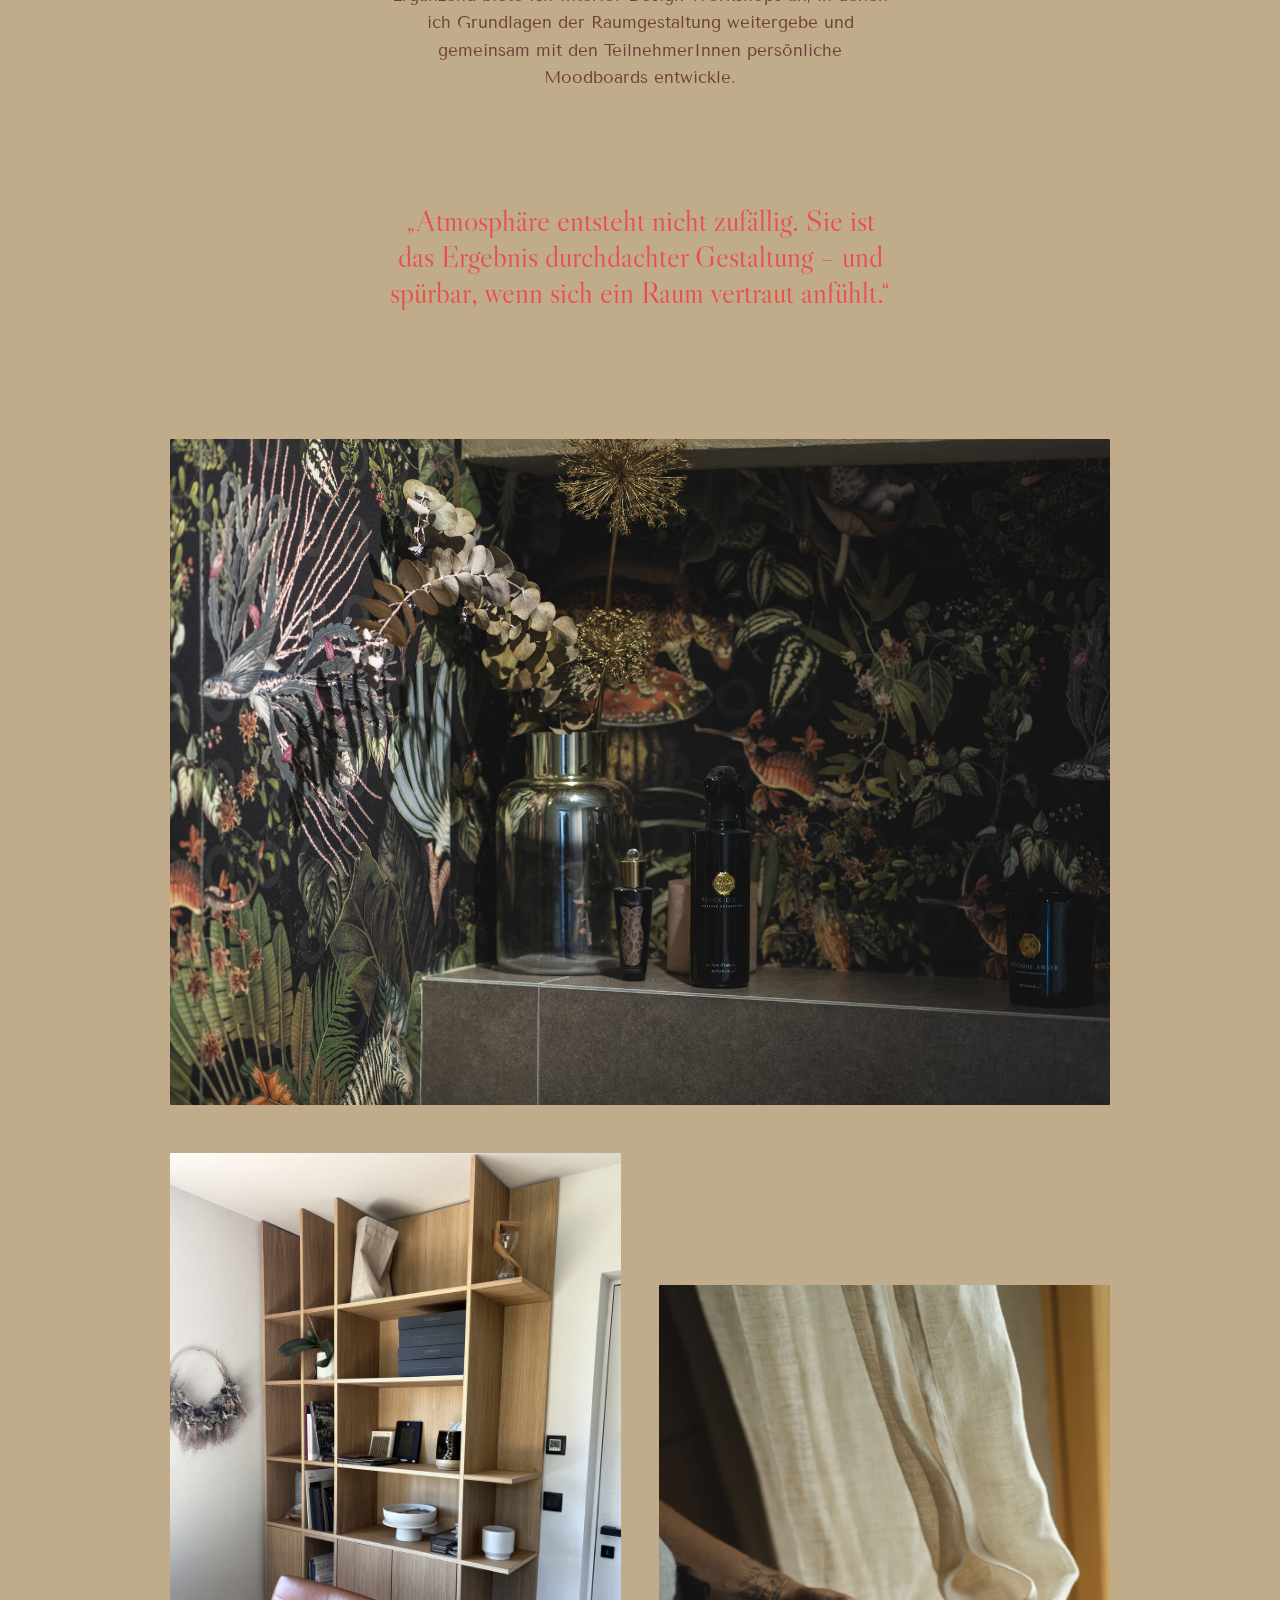
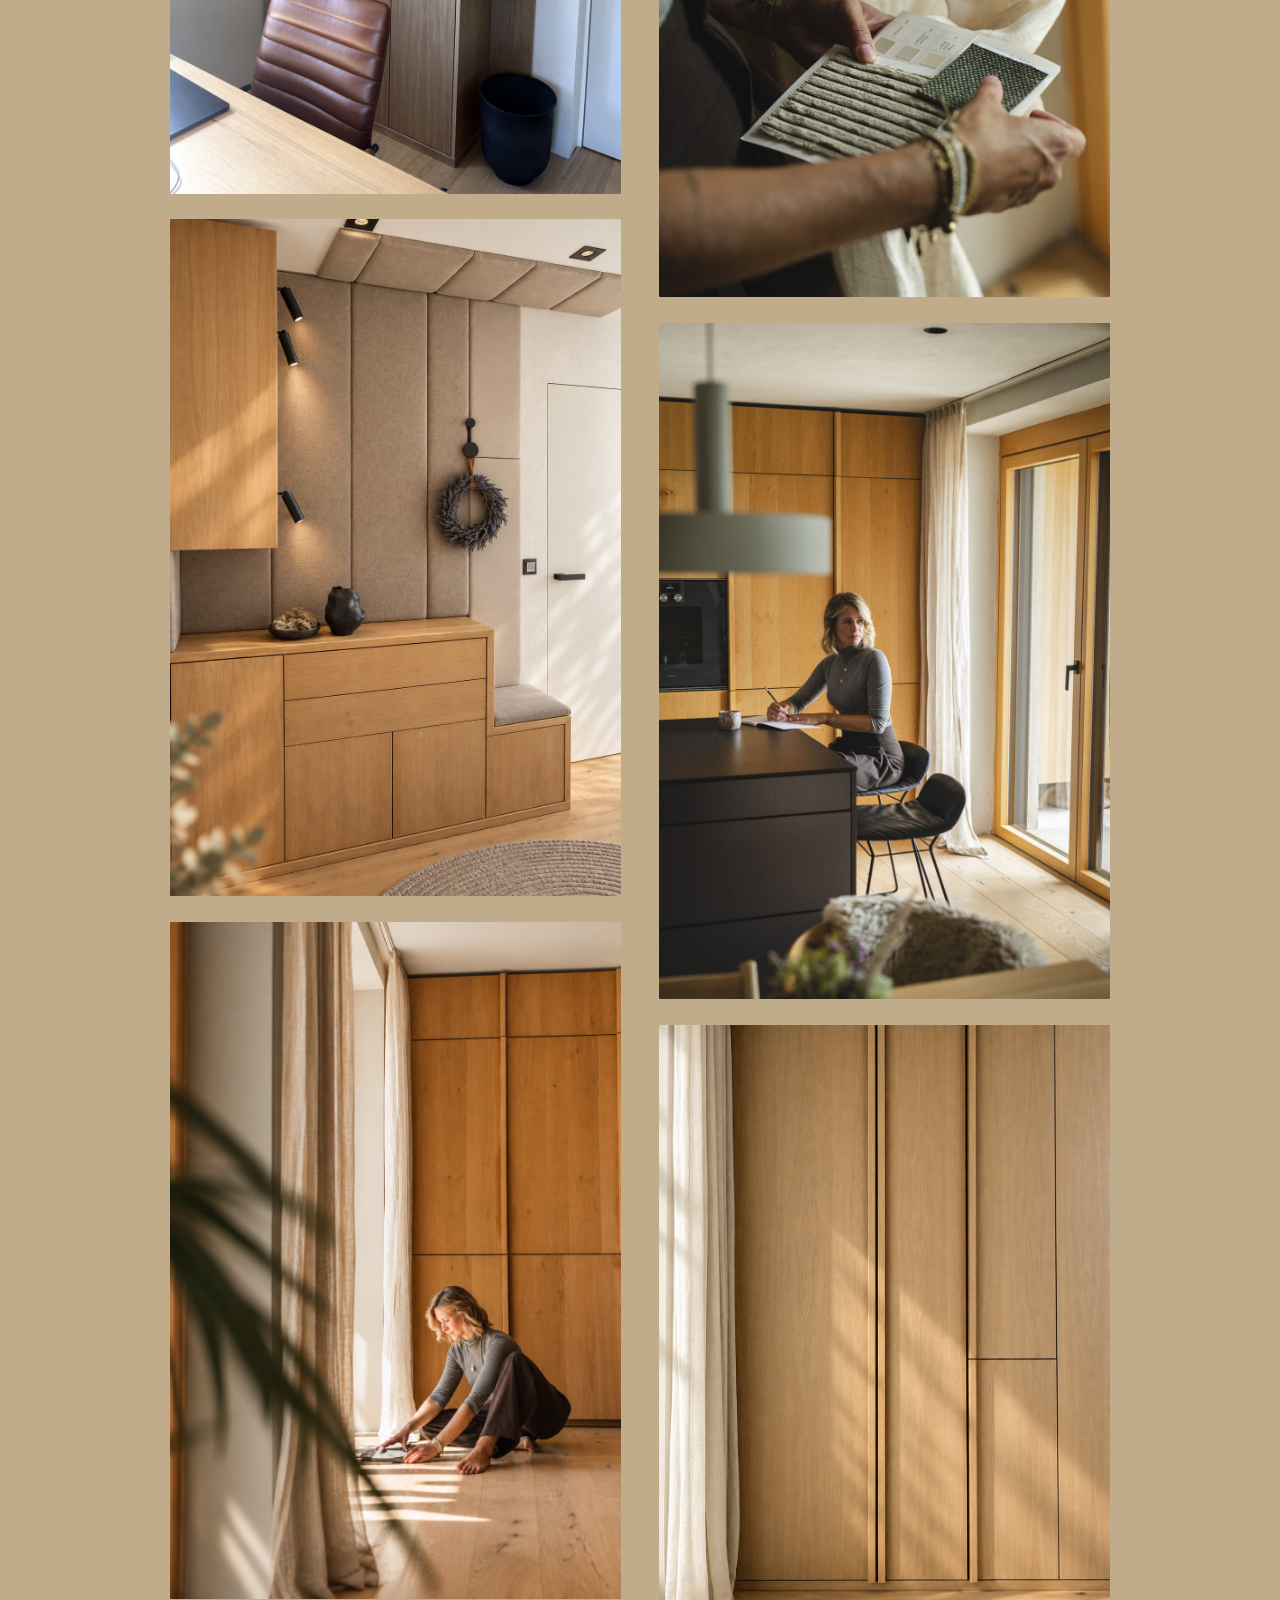
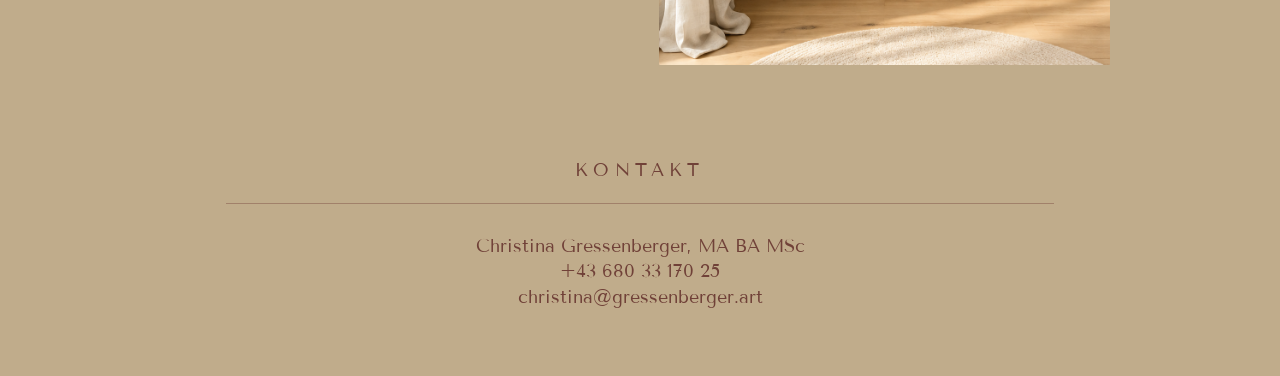
<file: interior-design.html>
<!DOCTYPE html>
<html lang="de">
<head>
<meta charset="UTF-8">
<meta name="viewport" content="width=device-width, initial-scale=1.0">
<title>Interior Design — Christina Gressenberger</title>
<link rel="preconnect" href="https://fonts.googleapis.com">
<link rel="preconnect" href="https://fonts.gstatic.com" crossorigin>
<link href="https://fonts.googleapis.com/css2?family=Libre+Caslon+Display&family=Tenor+Sans&display=swap" rel="stylesheet">
<link rel="stylesheet" href="styles.css">
</head>
<body>

<nav class="site-nav">
  <ul>
    <li><a href="index.html#portfolio">Leistungsportfolio</a></li>
    <li><a href="index.html#workshops">Workshops</a></li>
    <li><a href="index.html#about">About</a></li>
    <li><a href="index.html#kontakt">Kontakt</a></li>
  </ul>
</nav>

<div class="wrap">

  <!-- HERO -->
  <section class="split-hero service">
    <div class="split-text">
      <h1 class="display-h">Interior<br>Design</h1>
      <ul class="tag-list">
        <li>RAUMGESTALTUNG &amp; BERATUNG</li>
        <li>INTERIOR BRANDING</li>
        <li>WORKSHOPS</li>
      </ul>
    </div>
    <div class="split-media">
      <img src="assets/interior-design-hero.jpg" alt="Interior Design">
    </div>
  </section>

  <!-- LEAD QUOTE -->
  <p class="lead-quote">So wie wir Räume gestalten, prägen sie unser Leben. Sie beeinflussen unser Wohlbefinden, unsere Gesundheit und unseren Alltag — und schaffen Raum für Erfolg, Zufriedenheit und persönliche Entwicklung.</p>

  <!-- COPY -->
  <section class="service-copy">
    <p>Ein gutes Interior Design spiegelt die Menschen wider, die darin leben oder arbeiten. Es greift den Charakter eines Raumes auf, spielt mit seinem Charme und entwickelt daraus Lösungen, die schön, persönlich und praktisch sind.</p>
    <p>Ob kleine Nische im Haus, einzelner Raum, gesamtes Wohnkonzept oder Interior Branding für dein Unternehmen – im Rahmen deiner budgetären Möglichkeiten finden wir heraus, was zu dir passt und du wirklich brauchst.</p>
    <p>Manchmal reicht bereits ein Beratungsgespräch für konkrete Impulse, manchmal macht es aber Sinn bereits vor oder während des Hausbaus oder Umbaus als Sparringpartnerin zu begleiten – etwa bei der Optimierung eines Grundrisses, Lichtplanung, Materialauswahl, Küchenplanung oder gestalterischen Entscheidungen bis hin zum finalen Feinschliff.</p>
    <p>Ergänzend biete ich Interior Design Workshops an, in denen ich Grundlagen der Raumgestaltung weitergebe und gemeinsam mit den TeilnehmerInnen persönliche Moodboards entwickle.</p>
    <blockquote>„Atmosphäre entsteht nicht zufällig. Sie ist das Ergebnis durchdachter Gestaltung – und spürbar, wenn sich ein Raum vertraut anfühlt.“</blockquote>
  </section>

  <!-- GALLERY -->
  <div class="gallery-banner">
    <img src="assets/interior-design-banner.jpg" alt="Interior Design Detail">
  </div>
  <div class="gallery-columns">
    <div class="gallery-col col-left">
      <img src="assets/interior-design-gallery-1.jpg" alt="Interior Design Möbel">
      <img src="assets/interior-design-gallery-4.png" alt="Interior Design Möbel">
      <img src="assets/interior-design-gallery-5.png" alt="Interior Design Möbel">
    </div>
    <div class="gallery-col col-right">
      <img src="assets/interior-design-gallery-2.jpg" alt="Interior Design Materialauswahl">
      <img src="assets/interior-design-gallery-3.jpg" alt="Interior Design Küche">
      <img src="assets/interior-design-gallery-6.png" alt="Interior Design Küche">
    </div>
  </div>

  <!-- KONTAKT -->
  <footer id="kontakt" class="kontakt">
    <p class="section-label">Kontakt</p>
    <p class="name">Christina Gressenberger, MA BA MSc</p>
    <p>+43 680 33 170 25</p>
    <p><a href="mailto:christina@gressenberger.art">christina@gressenberger.art</a></p>
  </footer>

</div>
</body>
</html>
</file>
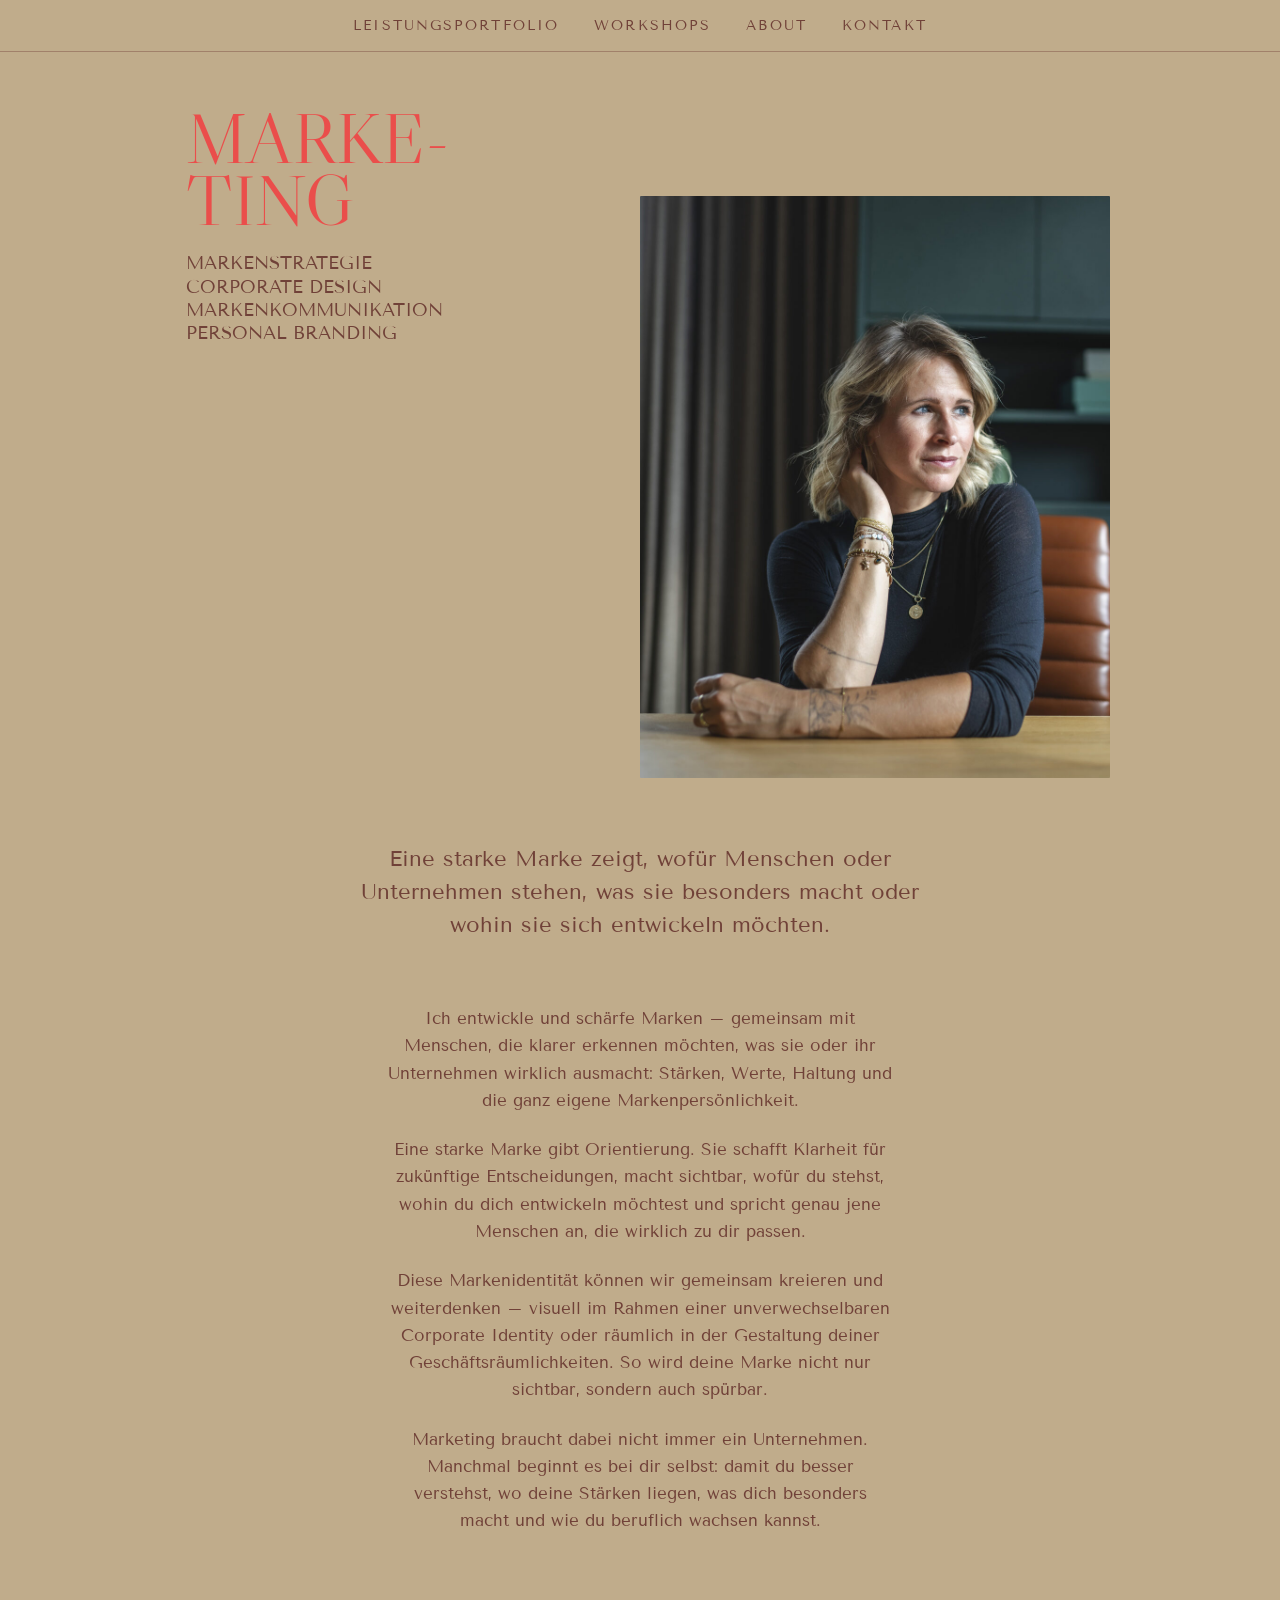
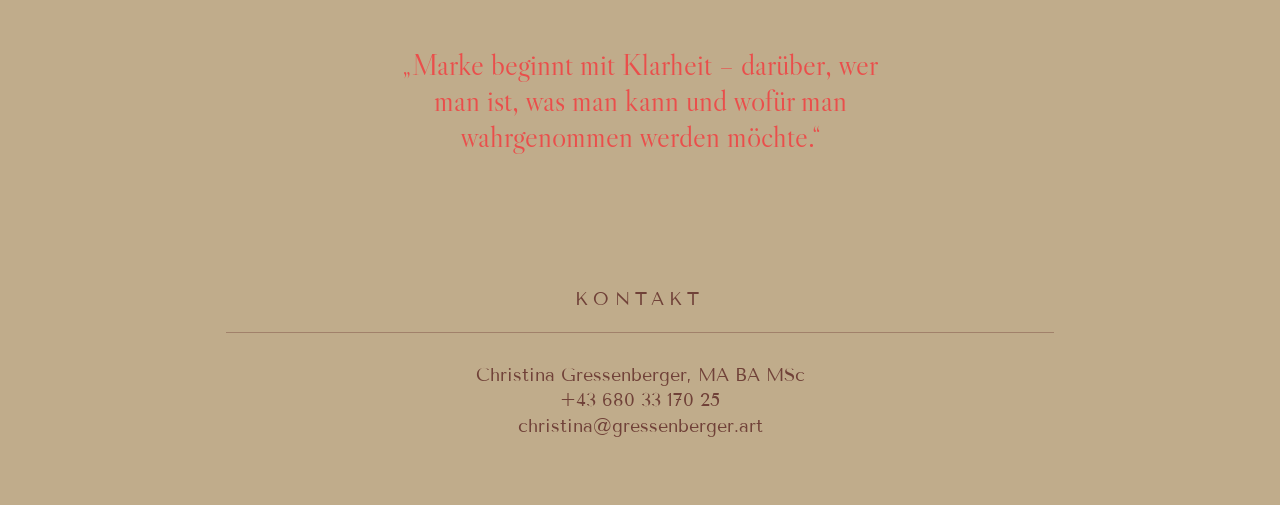
<file: marketing.html>
<!DOCTYPE html>
<html lang="de">
<head>
<meta charset="UTF-8">
<meta name="viewport" content="width=device-width, initial-scale=1.0">
<title>Marketing — Christina Gressenberger</title>
<link rel="preconnect" href="https://fonts.googleapis.com">
<link rel="preconnect" href="https://fonts.gstatic.com" crossorigin>
<link href="https://fonts.googleapis.com/css2?family=Libre+Caslon+Display&family=Tenor+Sans&display=swap" rel="stylesheet">
<link rel="stylesheet" href="styles.css">
</head>
<body>

<nav class="site-nav">
  <ul>
    <li><a href="index.html#portfolio">Leistungsportfolio</a></li>
    <li><a href="index.html#workshops">Workshops</a></li>
    <li><a href="index.html#about">About</a></li>
    <li><a href="index.html#kontakt">Kontakt</a></li>
  </ul>
</nav>

<div class="wrap">

  <!-- HERO -->
  <section class="split-hero service">
    <div class="split-text">
      <h1 class="display-h">Marke-<br>ting</h1>
      <ul class="tag-list">
        <li>MARKENSTRATEGIE</li>
        <li>CORPORATE DESIGN</li>
        <li>MARKENKOMMUNIKATION</li>
        <li>PERSONAL BRANDING</li>
      </ul>
    </div>
    <div class="split-media">
      <img src="assets/marketing-hero.jpg" alt="Marketing">
    </div>
  </section>

  <!-- LEAD QUOTE -->
  <p class="lead-quote">Eine starke Marke zeigt, wofür Menschen oder Unternehmen stehen, was sie besonders macht oder wohin sie sich entwickeln möchten.</p>

  <!-- COPY -->
  <section class="service-copy">
    <p>Ich entwickle und schärfe Marken – gemeinsam mit Menschen, die klarer erkennen möchten, was sie oder ihr Unternehmen wirklich ausmacht: Stärken, Werte, Haltung und die ganz eigene Markenpersönlichkeit.</p>
    <p>Eine starke Marke gibt Orientierung. Sie schafft Klarheit für zukünftige Entscheidungen, macht sichtbar, wofür du stehst, wohin du dich entwickeln möchtest und spricht genau jene Menschen an, die wirklich zu dir passen.</p>
    <p>Diese Markenidentität können wir gemeinsam kreieren und weiterdenken – visuell im Rahmen einer unverwechselbaren Corporate Identity oder räumlich in der Gestaltung deiner Geschäftsräumlichkeiten. So wird deine Marke nicht nur sichtbar, sondern auch spürbar.</p>
    <p>Marketing braucht dabei nicht immer ein Unternehmen. Manchmal beginnt es bei dir selbst: damit du besser verstehst, wo deine Stärken liegen, was dich besonders macht und wie du beruflich wachsen kannst.</p>
    <blockquote>„Marke beginnt mit Klarheit – darüber, wer man ist, was man kann und wofür man wahrgenommen werden möchte.“</blockquote>
  </section>

  <!-- KONTAKT -->
  <footer id="kontakt" class="kontakt">
    <p class="section-label">Kontakt</p>
    <p class="name">Christina Gressenberger, MA BA MSc</p>
    <p>+43 680 33 170 25</p>
    <p><a href="mailto:christina@gressenberger.art">christina@gressenberger.art</a></p>
  </footer>

</div>
</body>
</html>
</file>
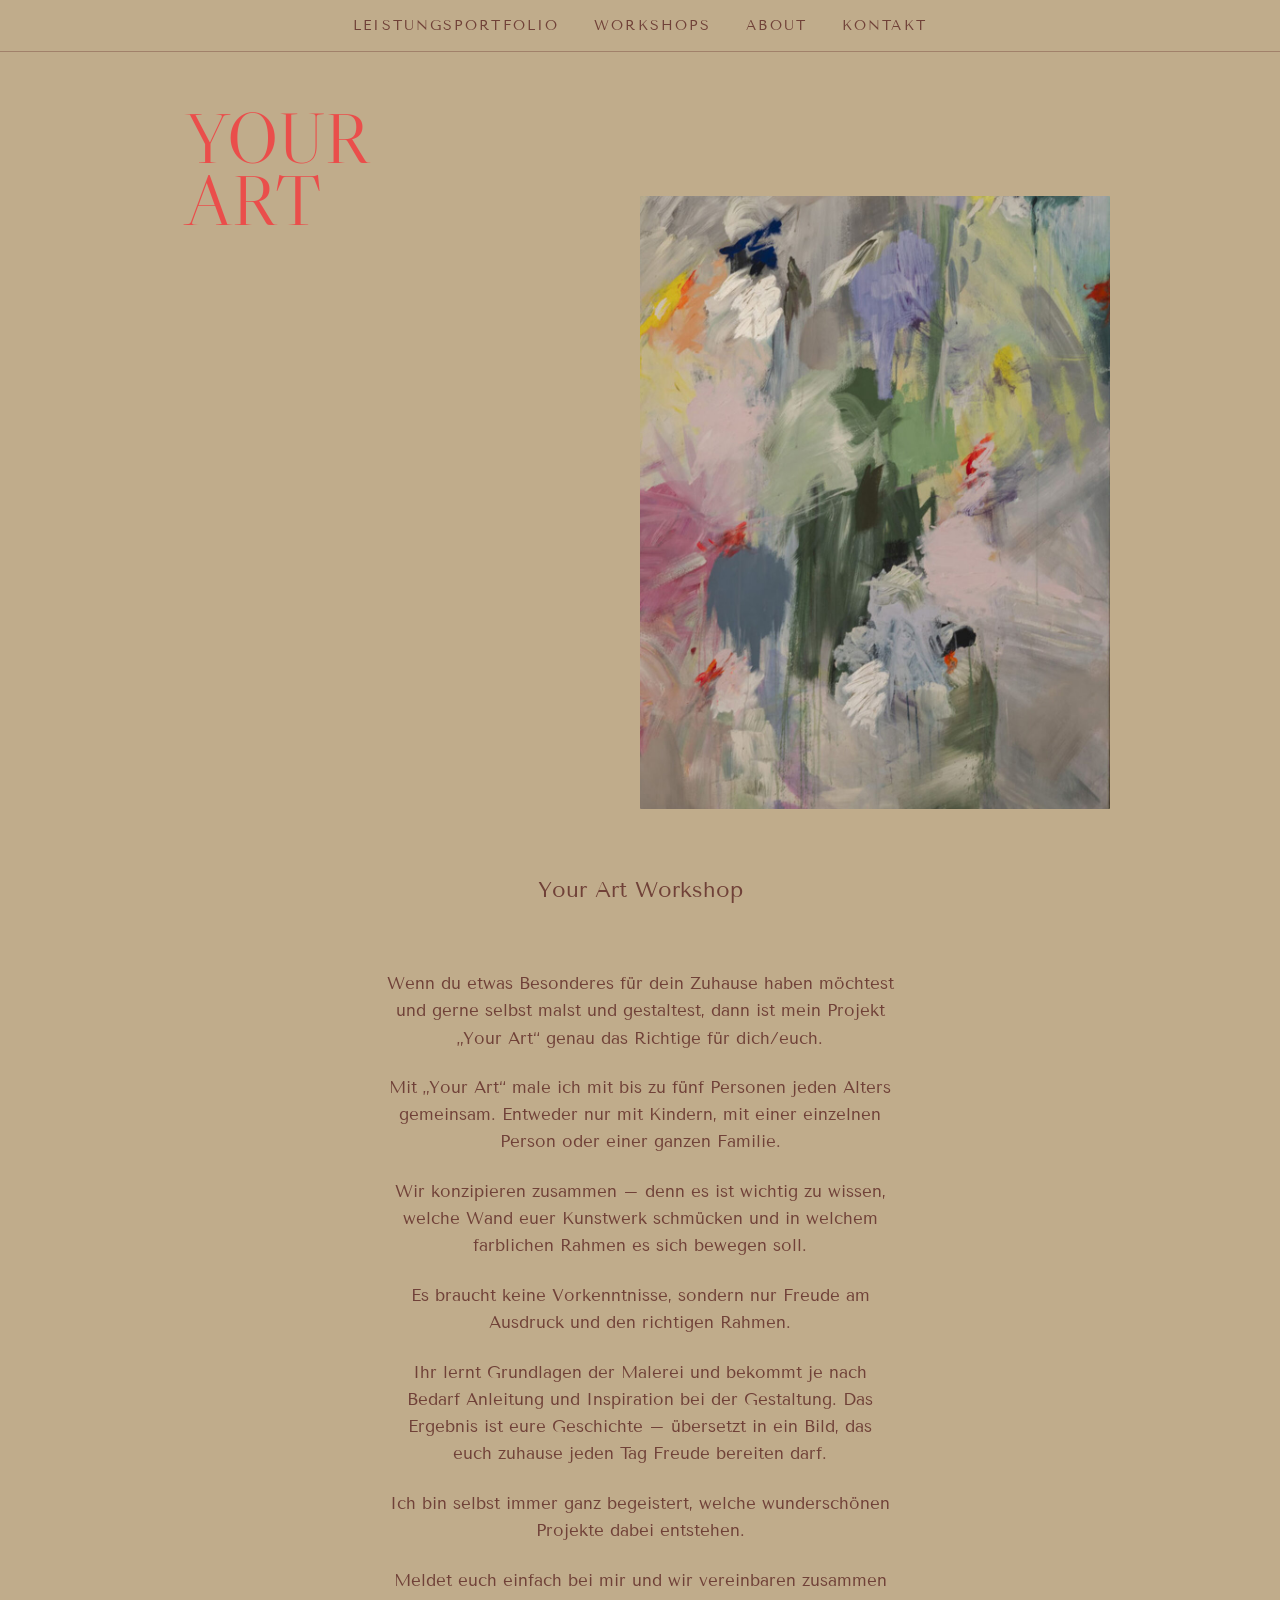
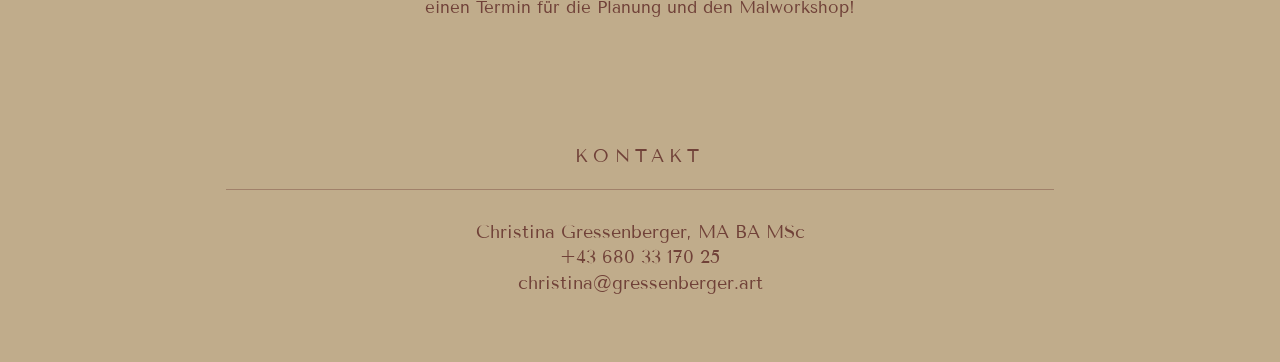
<file: your-art.html>
<!DOCTYPE html>
<html lang="de">
<head>
<meta charset="UTF-8">
<meta name="viewport" content="width=device-width, initial-scale=1.0">
<title>Your Art Workshop — Christina Gressenberger</title>
<link rel="preconnect" href="https://fonts.googleapis.com">
<link rel="preconnect" href="https://fonts.gstatic.com" crossorigin>
<link href="https://fonts.googleapis.com/css2?family=Libre+Caslon+Display&family=Tenor+Sans&display=swap" rel="stylesheet">
<link rel="stylesheet" href="styles.css">
</head>
<body>

<nav class="site-nav">
  <ul>
    <li><a href="index.html#portfolio">Leistungsportfolio</a></li>
    <li><a href="index.html#workshops">Workshops</a></li>
    <li><a href="index.html#about">About</a></li>
    <li><a href="index.html#kontakt">Kontakt</a></li>
  </ul>
</nav>

<div class="wrap">

  <!-- HERO -->
  <section class="split-hero service">
    <div class="split-text">
      <h1 class="display-h">Your<br>Art</h1>
    </div>
    <div class="split-media">
      <img src="assets/your-art-hero.jpg" alt="Your Art Workshop">
    </div>
  </section>

  <!-- LEAD -->
  <p class="lead-quote">Your Art Workshop</p>

  <!-- COPY -->
  <section class="service-copy">
    <p>Wenn du etwas Besonderes für dein Zuhause haben möchtest und gerne selbst malst und gestaltest, dann ist mein Projekt „Your Art“ genau das Richtige für dich/euch.</p>
    <p>Mit „Your Art“ male ich mit bis zu fünf Personen jeden Alters gemeinsam. Entweder nur mit Kindern, mit einer einzelnen Person oder einer ganzen Familie.</p>
    <p>Wir konzipieren zusammen – denn es ist wichtig zu wissen, welche Wand euer Kunstwerk schmücken und in welchem farblichen Rahmen es sich bewegen soll.</p>
    <p>Es braucht keine Vorkenntnisse, sondern nur Freude am Ausdruck und den richtigen Rahmen.</p>
    <p>Ihr lernt Grundlagen der Malerei und bekommt je nach Bedarf Anleitung und Inspiration bei der Gestaltung. Das Ergebnis ist eure Geschichte – übersetzt in ein Bild, das euch zuhause jeden Tag Freude bereiten darf.</p>
    <p>Ich bin selbst immer ganz begeistert, welche wunderschönen Projekte dabei entstehen.</p>
    <p>Meldet euch einfach bei mir und wir vereinbaren zusammen einen Termin für die Planung und den Malworkshop!</p>
  </section>

  <!-- KONTAKT -->
  <footer id="kontakt" class="kontakt">
    <p class="section-label">Kontakt</p>
    <p class="name">Christina Gressenberger, MA BA MSc</p>
    <p>+43 680 33 170 25</p>
    <p><a href="mailto:christina@gressenberger.art">christina@gressenberger.art</a></p>
  </footer>

</div>
</body>
</html>
</file>
<file: styles.css>
:root{
  /* colors sampled directly from the PDF's fill values */
  --bg: #c0ac8b;
  --coral: #ea4e4b;
  --ink: #704138;
  --card-bg: #c7b8b9;
  --card-border: #987665;
  --line: rgba(112,65,56,.4);

  /* Big Caslon for headings — the real typeface ships with macOS/iOS, so we
     call it by name first; Libre Caslon Display is the closest open webfont
     for everyone else until licensed Big Caslon webfont files are supplied. */
  --font-display: 'Big Caslon', 'Big Caslon FB', 'Libre Caslon Display', Georgia, 'Times New Roman', serif;
  --font-body: 'Tenor Sans', Helvetica, Arial, sans-serif;
}

*{ box-sizing: border-box; margin:0; padding:0; }

html{ scroll-behavior: smooth; }

body{
  background: var(--bg);
  color: var(--ink);
  font-family: var(--font-body);
  font-style: normal;
  font-weight: 400;
  line-height: 1.15;
  -webkit-font-smoothing: antialiased;
}

a{ color: inherit; text-decoration: none; }

img{ display:block; max-width:100%; height:auto; }

.wrap{
  max-width: 940px;
  margin: 0 auto;
  position: relative;
  overflow-x: clip;
}

/* NAV — uppercase, centered */
nav.site-nav{
  position: sticky;
  top: 0;
  z-index: 50;
  background: var(--bg);
  border-bottom: 1px solid var(--line);
}
nav.site-nav ul{
  list-style:none;
  display:flex;
  justify-content:center;
  flex-wrap: wrap;
  gap: 2.2rem;
  padding: 1.1rem 6vw;
  font-size: .875rem;
  text-transform: uppercase;
  letter-spacing: .15em;
}
nav.site-nav a{ transition: color .2s ease; }
nav.site-nav a:hover{ color: var(--coral); }

/* SECTION LABEL DIVIDER — hairline below only */
.section-label{
  text-align:center;
  font-size: .875rem;
  text-transform: uppercase;
  letter-spacing: .3em;
  padding: 1.4rem 0;
  border-bottom: 1px solid var(--line);
  margin: 0 0 4rem;
}

/* shared "split hero" pattern: heading+tags upper-left, photo upper-right (overlapping bleed) */
.split-hero{
  position: relative;
  display:flex;
  flex-wrap: wrap;
  gap: 4%;
  align-items:flex-start;
  padding: 3.5rem 0 4rem;
}
.split-hero .split-text{ flex: 1 1 260px; min-width: 0; padding-left: 1rem; }
.split-hero .split-media{ flex: 0 1 47%; }
.split-hero .split-media img{ border-radius: 1px; }

.display-h{
  font-family: var(--font-display);
  color: var(--coral);
  font-weight: 400;
  line-height: .88;
  text-transform: uppercase;
}

.tag-list{
  list-style:none;
  color: var(--ink);
  font-size: 1.125rem;
  line-height: 1.3;
  margin-top: 1.3rem;
}
.align-right .tag-list{ text-align:right; }
.tag-list a:hover{ color: var(--coral); }

/* HERO */
.hero .split-text h1{
  /* font-size: clamp(2.8rem, 9vw, 5rem); */
  font-size: 100px;
}
.hero .split-media{
  flex-basis: 58%;
  margin-top: 7.5rem;
}
.hero-tags{
  list-style:none;
  margin-top: 2rem;
  color: var(--coral);
  font-size: 1.5rem;
  line-height: 1.3;
  font-weight: 400;
}

/* SIGNATURE — full-width squiggle overlaid on the lower third of the photo above it.
   Positioned with top:0 + a width-relative margin-top (percentages on margin always
   resolve against the containing block's WIDTH) so it lands on the photo consistently
   no matter how tall the text column next to it is. */
.signature{
  position: absolute;
  top: 0;
  left: 0;
  right: 0;
  z-index: 2;
  pointer-events: none;
}
.signature img{ width:100%; display:block; }
.hero .signature{ margin-top: 40%; }
.about .signature{ margin-top: 40%; }

/* INTRO */
.intro{
  text-align:center;
  max-width: 640px;
  margin: 0 auto;
  padding: 0 6% 5rem;
}
.intro h2{
  font-family: var(--font-display);
  font-size: 1.75rem;
  font-weight: 400;
  letter-spacing: .02em;
  margin-bottom: 2rem;
}
.intro h2 .titles{
  font-family: var(--font-body);
  font-size: 1.125rem;
  white-space: nowrap;
}
.intro p{
  font-size: 1.125rem;
  line-height: 1.5;
  margin-bottom: 1.4rem;
}
blockquote{
  font-family: var(--font-display);
  color: var(--coral);
  font-size: 1.875rem;
  font-weight: 400;
  line-height: 1.2;
  margin: 7rem auto 2rem;
}
blockquote .attribution{
  display:block;
  font-family: var(--font-body);
  font-size: 1rem;
  margin-top: .8rem;
  color: rgba(234,78,75,.6);
}

.portfolio-quote{
  text-align:center;
  padding: 0 6% 5rem;
}

/* PORTFOLIO — two independent staggered columns (masonry zigzag) */
.portfolio-columns{
  display:flex;
  gap: 4%;
  padding: 0 0 4.5rem;
}
.portfolio-col{
  flex: 1 1 46%;
  display:flex;
  flex-direction:column;
  gap: 5rem;
}
.portfolio-col.col-right{ margin-top: 48%; }

.portfolio-block.align-right{ text-align:right; }

.portfolio-block h3{
  /* font-size: clamp(1.8rem, 4.2vw, 3.75rem); */
  font-size: 70px;
  margin-bottom: 0;
}

.portfolio-block .portfolio-media{ margin-top: 1.6rem; }
.portfolio-block .portfolio-media img{ border-radius: 1px; width:100%; }

a.portfolio-block{ 
  display:block; 
  margin-top: 60px;
}
a.portfolio-block .portfolio-media img{ transition: opacity .2s ease; }
a.portfolio-block:hover .portfolio-media img{ opacity: .85; }
a.portfolio-block:hover h3{ color: var(--ink); }

/* WORKSHOPS */
.workshops{ padding-bottom: 5rem; }
.workshops .section-label{ margin-bottom: 0; }
.workshops-hero {
  position: relative;
  display:flex;
  flex-wrap: wrap;
  gap: 4%;
  align-items:flex-start;
  padding: 3.5rem 0 4rem;
}
.workshops-hero .split-text h2{
  /* font-size: clamp(2.4rem, 7vw, 4rem); */
  font-size: 70px;
  padding: 2rem 0;
}
.workshops-hero .split-media img{
  float: right;
  width: 70%;
} 
.workshops blockquote{ text-align:center; max-width: 640px; padding: 0 6%; }

/* each .workshop-item is flattened via display:contents so its card,
   datetime and cta become direct grid items — card lands in row 1,
   datetime in row 2, cta in row 3. Grid's own row-stretch (not flex-grow
   inside a stretched item, which Safari sizes inconsistently) is what
   keeps the 3 cards equal height, and putting the cta in its own row
   keeps "hier Anmelden/Anfragen" aligned across cards regardless of how
   many lines the datetime text takes. */
.workshop-grid{
  display:grid;
  grid-auto-flow: column;
  grid-auto-columns: 1fr;
  grid-template-rows: auto auto auto;
  column-gap: 6px;
  row-gap: 1.6rem;
  padding: 0 4%;
  margin-top: 1rem;
}
.workshop-item{ display:contents; text-align:center; }
.workshop-card{
  border: 4px solid var(--card-border);
  background: var(--card-bg);
  color: var(--ink);
  padding: 4.6rem 1.4rem;
  text-align:center;
}
.workshop-card h4{
  font-family: var(--font-display);
  font-size: clamp(1.6rem, 3.4vw, 2.3rem);
  line-height: .95;
  font-weight: 400;
  margin-bottom: .7rem;
  text-transform: uppercase;
}
.workshop-card .sub{
  font-family: var(--font-display);
  font-size: 1.2rem;
  line-height: 1.3;
  margin: 0 4%;
}
.workshop-grid .datetime{
  font-size: 1rem;
  line-height: 1.3;
  margin: 0;
  align-self:start;
}
.workshop-grid .cta{
  display:inline-block;
  align-self:start;
  color: var(--coral);
  font-size: 1rem;
  border-bottom: 1px solid transparent;
}
.workshop-grid .cta:hover{ border-bottom-color: var(--coral); }

a.workshop-card{ display:block; transition: border-color .2s ease; }
a.workshop-card:hover{ border-color: var(--coral); }

/* ABOUT — same split-hero pattern, full-width copy below */
.about{ padding-bottom: 5rem; }
.about .split-text h2{
  /* font-size: clamp(2rem, 6vw, 3.75rem); */
  font-size: 70px;
}
.about .split-media{ flex-basis: 58%; margin-top: 5.5rem; }
.about-copy{
  max-width: 660px;
  margin: 3.5rem auto 0;
  padding: 0 6%;
  text-align:center;
}
.about-copy p{
  font-size: 1.125rem;
  line-height: 1.5;
  margin-bottom: 1.3rem;
}
.about-copy blockquote{ text-align:center; }

/* SERVICE SUBPAGES — Interior Design / Fine Art Painting / Marketing */
.service .split-media{
  flex-basis: 50%;
  margin-top: 5.5rem;
}
.service .split-text h1{
  /* font-size: clamp(2.6rem, 8vw, 4.5rem); */
  font-size: 70px;
}

.lead-quote{
  text-align:center;
  max-width: 700px;
  margin: 0 auto;
  padding: 0 6% 4rem;
  font-size: 1.375rem;
  line-height: 1.5;
}

.service-copy{
  max-width: 620px;
  margin: 0 auto;
  padding: 0 6% 5rem;
  text-align: center;
}
.service-copy p{
  font-size: 1.0625rem;
  line-height: 1.6;
  margin-bottom: 1.4rem;
}
.service-copy blockquote{ text-align:center; }

.gallery-banner{ padding: 1rem 0 0; }
.gallery-banner img{ width:100%; border-radius: 1px; }

.gallery-columns{
  display:flex;
  gap: 4%;
  padding: 3rem 0 4.5rem;
}
.gallery-col{
  flex: 1 1 46%;
  display:flex;
  flex-direction:column;
  gap: 1.6rem;
}
.gallery-col.col-right{ margin-top: 14%; }
.gallery-col img{ border-radius: 1px; width:100%; }

/* small uppercase kicker line above a lead statement (workshop detail pages) */
.eyebrow{
  text-align:center;
  text-transform: uppercase;
  letter-spacing: .2em;
  font-size: 1rem;
  margin: 0 auto;
  padding: 0 6%;
}

.service-copy h2{
  font-family: var(--font-display);
  font-weight: 400;
  font-size: 1.25rem;
  margin: 2rem 0 .8rem;
}
.service-copy ul{
  margin: 0 0 1.4rem;
  text-align: left;
}
.service-copy ul li{
  font-size: 1.0625rem;
  line-height: 1.6;
  padding-left: 1.2em;
  position: relative;
}
.service-copy .text-emphasis{
  text-align:center;
  font-size: 1.1875rem;
  line-height: 1.5;
  margin: 2.5rem 0;
}
.service-copy.home-styling {
  padding: 0 6% 2rem;
}

.dates{
  text-align:center;
  padding: 0rem 6% 2em;
}
.dates h2{
  font-family: var(--font-display);
  color: var(--coral);
  font-weight: 400;
  text-transform: uppercase;
  letter-spacing: .25em;
  font-size: 1.1rem;
  margin-bottom: 1.5rem;
}
.dates p{
  font-family: var(--font-display);
  color: var(--coral);
  font-size: 1.75rem;
  line-height: 1.7;
}

/* KONTAKT */
footer.kontakt{
  text-align:center;
  padding: 0 6% 4rem;
}
footer.kontakt .section-label{ margin-bottom: 2rem; }
footer.kontakt p{ font-size: 1.125rem; margin-bottom: .3rem; }

@media (max-width: 760px){
  .split-hero{ flex-direction:column; padding: 1.5rem 0; gap: 1.5rem; }
  .split-hero .split-text{ flex-basis:auto; padding-left:0; }
  .split-hero .split-media{ flex-basis:auto; width:80%; max-width:320px; margin:0 auto; order:-1; }
  .about .split-media{ flex-basis:auto; }
  .service .split-media{ flex-basis:auto; }

  .hero .signature{ margin-top: 60%; }
  .about .signature{ margin-top: 40%; }

  .hero-tags{ margin-top: 1.2rem; }

  .section-label{ margin-bottom: 2rem; padding: 1.1rem 0; }

  .intro{ padding: 0 6% 2rem; }
  .intro h2{ margin-bottom: 1.2rem; }
  blockquote{ font-size: 1.5rem; margin: 1.5rem 0; }

  .portfolio-quote{ padding: 0 6% 2.5rem; }
  .portfolio-columns{ flex-direction:column; gap: 2.5rem; padding-bottom: 2.5rem; }
  .portfolio-col{ gap: 2.5rem; }
  .portfolio-col.col-right{ margin-top:0; }
  .portfolio-block,
  .portfolio-block.align-right{ text-align:left; }
  .align-right .tag-list{ text-align:left; }
  .portfolio-block .portfolio-media{ margin-top: 1rem; }

  .workshops{ padding-bottom: 2.5rem; }
  .workshops blockquote{ margin-top: 2rem; }
  .workshop-grid{ display:block; }
  .workshop-item{ display:block; margin-bottom: 2rem; }
  .workshop-item:last-child{ margin-bottom: 0; }
  .workshop-card{ margin-bottom: 1rem; max-width: 250px; margin-left: auto; margin-right: auto; }
  .workshop-grid .datetime{ margin-bottom: .8rem; }

  .about{ padding-bottom: 2.5rem; }
  .about-copy{ margin-top: 1.5rem; }

  .lead-quote{ font-size: 1.2rem; padding: 0 6% 2rem; }
  .service-copy{ padding: 0 6% 1rem; }
  .gallery-columns{ flex-direction:column; gap: 1.5rem; padding: 1.5rem 0 2.5rem; }
  .gallery-col{ gap: 1.5rem; }
  .gallery-col.col-right{ margin-top:0; }

  .service-copy .text-emphasis{ margin: 1.8rem 0; }
  .dates{ padding-top: .5rem; }

  footer.kontakt{ padding: 0 6% 2.5rem; }

  nav.site-nav ul{ gap: 1.2rem 1.8rem; font-size: .72rem; }
}
</file>
